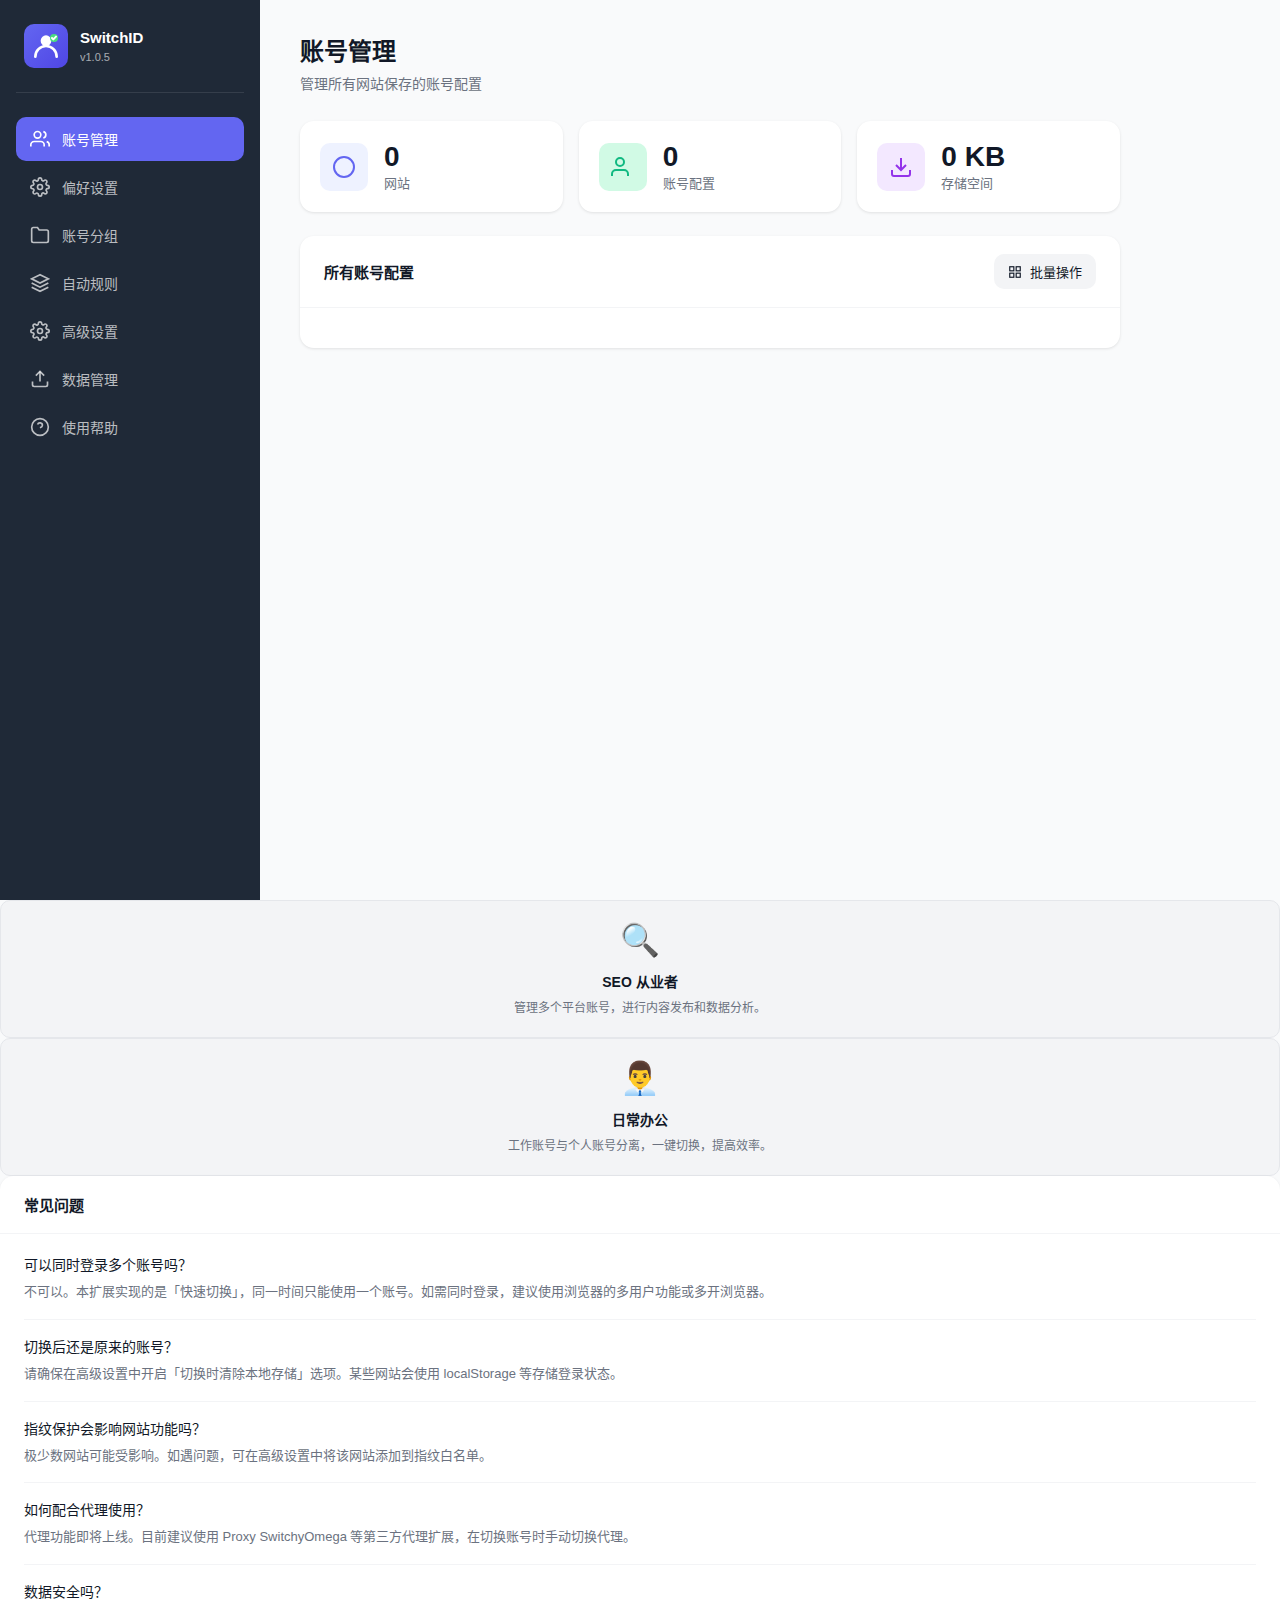
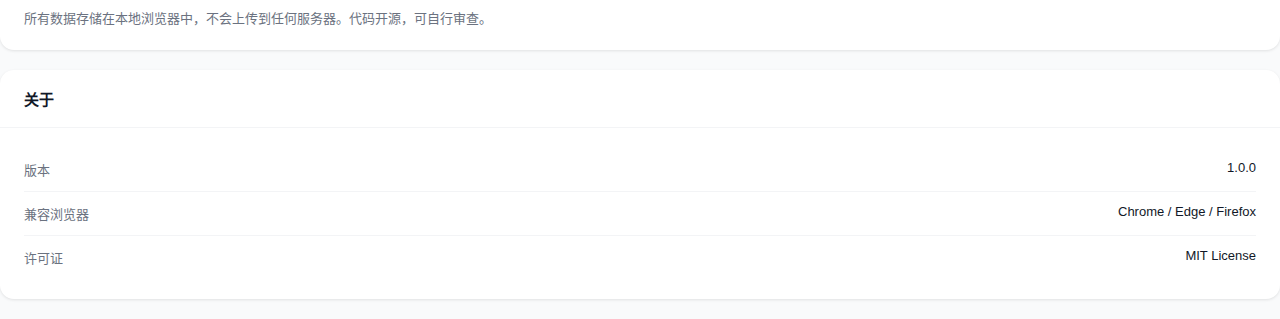
<file: src/options/index.html>
<!DOCTYPE html>
<html lang="zh-CN">
<head>
  <meta charset="UTF-8">
  <meta name="viewport" content="width=device-width, initial-scale=1.0">
  <title>SwitchID - 设置</title>
  <link rel="stylesheet" href="style.css">
</head>
<body>
  <div class="app">
    <!-- 侧边栏 -->
    <aside class="sidebar">
      <div class="sidebar-header">
        <div class="logo">
          <svg width="32" height="32" viewBox="0 0 24 24" fill="none">
            <circle cx="12" cy="8" r="4" fill="white"/>
            <path d="M4 20c0-4.4 3.6-8 8-8s8 3.6 8 8" stroke="white" stroke-width="2" stroke-linecap="round"/>
            <circle cx="18" cy="6" r="3" fill="#4ADE80"/>
            <path d="M16.5 6l1 1 2-2" stroke="white" stroke-width="1.5" stroke-linecap="round" stroke-linejoin="round"/>
          </svg>
        </div>
        <div class="logo-text">
          <h1>SwitchID</h1>
          <span class="version">v1.0.5</span>
        </div>
      </div>
      
      <nav class="sidebar-nav">
        <a href="#profiles" class="nav-item active" data-section="profiles">
          <svg width="20" height="20" viewBox="0 0 24 24" fill="none" stroke="currentColor" stroke-width="2">
            <path d="M17 21v-2a4 4 0 00-4-4H5a4 4 0 00-4 4v2"/>
            <circle cx="9" cy="7" r="4"/>
            <path d="M23 21v-2a4 4 0 00-3-3.87M16 3.13a4 4 0 010 7.75"/>
          </svg>
          <span>账号管理</span>
        </a>
        <a href="#settings" class="nav-item" data-section="settings">
          <svg width="20" height="20" viewBox="0 0 24 24" fill="none" stroke="currentColor" stroke-width="2">
            <circle cx="12" cy="12" r="3"/>
            <path d="M19.4 15a1.65 1.65 0 00.33 1.82l.06.06a2 2 0 010 2.83 2 2 0 01-2.83 0l-.06-.06a1.65 1.65 0 00-1.82-.33 1.65 1.65 0 00-1 1.51V21a2 2 0 01-2 2 2 2 0 01-2-2v-.09A1.65 1.65 0 009 19.4a1.65 1.65 0 00-1.82.33l-.06.06a2 2 0 01-2.83 0 2 2 0 010-2.83l.06-.06a1.65 1.65 0 00.33-1.82 1.65 1.65 0 00-1.51-1H3a2 2 0 01-2-2 2 2 0 012-2h.09A1.65 1.65 0 004.6 9a1.65 1.65 0 00-.33-1.82l-.06-.06a2 2 0 010-2.83 2 2 0 012.83 0l.06.06a1.65 1.65 0 001.82.33H9a1.65 1.65 0 001-1.51V3a2 2 0 012-2 2 2 0 012 2v.09a1.65 1.65 0 001 1.51 1.65 1.65 0 001.82-.33l.06-.06a2 2 0 012.83 0 2 2 0 010 2.83l-.06.06a1.65 1.65 0 00-.33 1.82V9a1.65 1.65 0 001.51 1H21a2 2 0 012 2 2 2 0 01-2 2h-.09a1.65 1.65 0 00-1.51 1z"/>
          </svg>
          <span>偏好设置</span>
        </a>
        <a href="#groups" class="nav-item" data-section="groups">
          <svg width="20" height="20" viewBox="0 0 24 24" fill="none" stroke="currentColor" stroke-width="2">
            <path d="M22 19a2 2 0 01-2 2H4a2 2 0 01-2-2V5a2 2 0 012-2h5l2 3h9a2 2 0 012 2z"/>
          </svg>
          <span>账号分组</span>
        </a>
        <a href="#rules" class="nav-item" data-section="rules">
          <svg width="20" height="20" viewBox="0 0 24 24" fill="none" stroke="currentColor" stroke-width="2">
            <path d="M12 2L2 7l10 5 10-5-10-5z"/>
            <path d="M2 17l10 5 10-5"/>
            <path d="M2 12l10 5 10-5"/>
          </svg>
          <span>自动规则</span>
        </a>
        <a href="#advanced" class="nav-item" data-section="advanced">
          <svg width="20" height="20" viewBox="0 0 24 24" fill="none" stroke="currentColor" stroke-width="2">
            <path d="M12 15a3 3 0 100-6 3 3 0 000 6z"/>
            <path d="M19.4 15a1.65 1.65 0 00.33 1.82l.06.06a2 2 0 010 2.83 2 2 0 01-2.83 0l-.06-.06a1.65 1.65 0 00-1.82-.33 1.65 1.65 0 00-1 1.51V21a2 2 0 01-2 2 2 2 0 01-2-2v-.09A1.65 1.65 0 009 19.4a1.65 1.65 0 00-1.82.33l-.06.06a2 2 0 01-2.83 0 2 2 0 010-2.83l.06-.06a1.65 1.65 0 00.33-1.82 1.65 1.65 0 00-1.51-1H3a2 2 0 01-2-2 2 2 0 012-2h.09A1.65 1.65 0 004.6 9a1.65 1.65 0 00-.33-1.82l-.06-.06a2 2 0 010-2.83 2 2 0 012.83 0l.06.06a1.65 1.65 0 001.82.33H9a1.65 1.65 0 001-1.51V3a2 2 0 012-2 2 2 0 012 2v.09a1.65 1.65 0 001 1.51 1.65 1.65 0 001.82-.33l.06-.06a2 2 0 012.83 0 2 2 0 010 2.83l-.06.06a1.65 1.65 0 00-.33 1.82V9a1.65 1.65 0 001.51 1H21a2 2 0 012 2 2 2 0 01-2 2h-.09a1.65 1.65 0 00-1.51 1z"/>
          </svg>
          <span>高级设置</span>
        </a>
        <a href="#data" class="nav-item" data-section="data">
          <svg width="20" height="20" viewBox="0 0 24 24" fill="none" stroke="currentColor" stroke-width="2">
            <path d="M21 15v4a2 2 0 01-2 2H5a2 2 0 01-2-2v-4"/>
            <polyline points="17,8 12,3 7,8"/>
            <line x1="12" y1="3" x2="12" y2="15"/>
          </svg>
          <span>数据管理</span>
        </a>
        <a href="#help" class="nav-item" data-section="help">
          <svg width="20" height="20" viewBox="0 0 24 24" fill="none" stroke="currentColor" stroke-width="2">
            <circle cx="12" cy="12" r="10"/>
            <path d="M9.09 9a3 3 0 015.83 1c0 2-3 3-3 3"/>
            <line x1="12" y1="17" x2="12.01" y2="17"/>
          </svg>
          <span>使用帮助</span>
        </a>
      </nav>
    </aside>

    <!-- 主内容 -->
    <main class="main">
      <!-- 账号管理 -->
      <section id="profiles" class="section active">
        <div class="section-header">
          <h2>账号管理</h2>
          <p>管理所有网站保存的账号配置</p>
        </div>
        
        <div class="stats-grid">
          <div class="stat-card">
            <div class="stat-icon blue">
              <svg width="24" height="24" viewBox="0 0 24 24" fill="none" stroke="currentColor" stroke-width="2">
                <circle cx="12" cy="12" r="10"/>
              </svg>
            </div>
            <div class="stat-info">
              <span class="stat-value" id="stat-domains">0</span>
              <span class="stat-label">网站</span>
            </div>
          </div>
          <div class="stat-card">
            <div class="stat-icon green">
              <svg width="24" height="24" viewBox="0 0 24 24" fill="none" stroke="currentColor" stroke-width="2">
                <path d="M17 21v-2a4 4 0 00-4-4H5a4 4 0 00-4 4v2"/>
                <circle cx="9" cy="7" r="4"/>
              </svg>
            </div>
            <div class="stat-info">
              <span class="stat-value" id="stat-profiles">0</span>
              <span class="stat-label">账号配置</span>
            </div>
          </div>
          <div class="stat-card">
            <div class="stat-icon purple">
              <svg width="24" height="24" viewBox="0 0 24 24" fill="none" stroke="currentColor" stroke-width="2">
                <path d="M21 15v4a2 2 0 01-2 2H5a2 2 0 01-2-2v-4"/>
                <polyline points="7,10 12,15 17,10"/>
                <line x1="12" y1="15" x2="12" y2="3"/>
              </svg>
            </div>
            <div class="stat-info">
              <span class="stat-value" id="stat-size">0 KB</span>
              <span class="stat-label">存储空间</span>
            </div>
          </div>
        </div>

        <div class="card">
          <div class="card-header">
            <h3>所有账号配置</h3>
            <div class="batch-actions" id="batch-actions" style="display: none;">
              <span id="selected-count">已选 0 个</span>
              <button id="btn-batch-delete" class="btn btn-danger btn-sm">
                <svg width="14" height="14" viewBox="0 0 24 24" fill="none" stroke="currentColor" stroke-width="2">
                  <path d="M3 6h18M19 6v14a2 2 0 01-2 2H7a2 2 0 01-2-2V6m3 0V4a2 2 0 012-2h4a2 2 0 012 2v2"/>
                </svg>
                批量删除
              </button>
              <button id="btn-cancel-select" class="btn btn-secondary btn-sm">取消</button>
            </div>
            <button id="btn-batch-mode" class="btn btn-secondary btn-sm">
              <svg width="14" height="14" viewBox="0 0 24 24" fill="none" stroke="currentColor" stroke-width="2">
                <rect x="3" y="3" width="7" height="7"/>
                <rect x="14" y="3" width="7" height="7"/>
                <rect x="14" y="14" width="7" height="7"/>
                <rect x="3" y="14" width="7" height="7"/>
              </svg>
              批量操作
            </button>
          </div>
          <div class="card-body">
            <div id="all-profiles" class="profiles-grid">
              <!-- 动态生成 -->
            </div>
            <div id="empty-profiles" class="empty-state" style="display: none;">
              <svg width="64" height="64" viewBox="0 0 24 24" fill="none" stroke="#D1D5DB" stroke-width="1.5">
                <path d="M17 21v-2a4 4 0 00-4-4H5a4 4 0 00-4 4v2"/>
                <circle cx="9" cy="7" r="4"/>
                <line x1="17" y1="11" x2="23" y2="11"/>
              </svg>
              <h4>还没有保存的账号</h4>
              <p>在网站上登录后，点击扩展图标保存账号</p>
            </div>
          </div>
        </div>
      </section>

      <!-- 偏好设置 -->
      <section id="settings" class="section">
        <div class="section-header">
          <h2 data-i18n="settings">偏好设置</h2>
          <p data-i18n="settings_desc">自定义扩展的外观和行为</p>
        </div>

        <div class="card">
          <div class="card-header">
            <h3 data-i18n="appearance">外观</h3>
          </div>
          <div class="card-body">
            <div class="setting-row">
              <div class="setting-info">
                <h4 data-i18n="theme">主题模式</h4>
                <p data-i18n="theme_desc">选择界面的颜色主题</p>
              </div>
              <div class="theme-switcher" id="theme-switcher">
                <button class="theme-option active" data-theme="light">
                  <svg width="20" height="20" viewBox="0 0 24 24" fill="none" stroke="currentColor" stroke-width="2">
                    <circle cx="12" cy="12" r="5"/>
                    <line x1="12" y1="1" x2="12" y2="3"/>
                    <line x1="12" y1="21" x2="12" y2="23"/>
                    <line x1="4.22" y1="4.22" x2="5.64" y2="5.64"/>
                    <line x1="18.36" y1="18.36" x2="19.78" y2="19.78"/>
                    <line x1="1" y1="12" x2="3" y2="12"/>
                    <line x1="21" y1="12" x2="23" y2="12"/>
                    <line x1="4.22" y1="19.78" x2="5.64" y2="18.36"/>
                    <line x1="18.36" y1="5.64" x2="19.78" y2="4.22"/>
                  </svg>
                  <span data-i18n="light">浅色</span>
                </button>
                <button class="theme-option" data-theme="dark">
                  <svg width="20" height="20" viewBox="0 0 24 24" fill="none" stroke="currentColor" stroke-width="2">
                    <path d="M21 12.79A9 9 0 1111.21 3 7 7 0 0021 12.79z"/>
                  </svg>
                  <span data-i18n="dark">深色</span>
                </button>
              </div>
            </div>
            
            <div class="setting-row">
              <div class="setting-info">
                <h4 data-i18n="language">语言</h4>
                <p data-i18n="language_desc">选择界面显示语言</p>
              </div>
              <select id="language-select" class="input" style="width: auto;">
                <option value="zh-CN">简体中文</option>
                <option value="zh-TW">繁體中文</option>
                <option value="en">English</option>
                <option value="ja">日本語</option>
                <option value="ko">한국어</option>
              </select>
            </div>
          </div>
        </div>

        <div class="card">
          <div class="card-header">
            <h3 data-i18n="shortcuts">快捷键</h3>
          </div>
          <div class="card-body">
            <div class="shortcut-row">
              <span class="shortcut-name" data-i18n="open_popup">打开扩展弹窗</span>
              <kbd class="shortcut-key">Alt + Shift + S</kbd>
            </div>
            <div class="shortcut-row">
              <span class="shortcut-name" data-i18n="quick_switch">快速切换账号 1~9</span>
              <kbd class="shortcut-key" data-i18n="press_1_9">弹窗中按 1~9</kbd>
            </div>
            <p class="shortcut-hint">
              <svg width="14" height="14" viewBox="0 0 24 24" fill="none" stroke="currentColor" stroke-width="2">
                <circle cx="12" cy="12" r="10"/>
                <line x1="12" y1="16" x2="12" y2="12"/>
                <line x1="12" y1="8" x2="12.01" y2="8"/>
              </svg>
              <span data-i18n="shortcut_hint">可在浏览器的扩展快捷键设置中自定义</span>
            </p>
          </div>
        </div>
      </section>

      <!-- 账号分组 -->
      <section id="groups" class="section">
        <div class="section-header">
          <h2>账号分组</h2>
          <p>将账号组织成分组，方便管理</p>
        </div>

        <div class="card">
          <div class="card-header">
            <h3>创建分组</h3>
            <button id="btn-add-group" class="btn btn-primary btn-sm">
              <svg width="14" height="14" viewBox="0 0 24 24" fill="none" stroke="currentColor" stroke-width="2">
                <line x1="12" y1="5" x2="12" y2="19"/>
                <line x1="5" y1="12" x2="19" y2="12"/>
              </svg>
              新建分组
            </button>
          </div>
          <div class="card-body">
            <div id="groups-list" class="groups-list">
              <!-- 动态生成 -->
            </div>
            <div id="empty-groups" class="empty-state" style="display: none;">
              <svg width="48" height="48" viewBox="0 0 24 24" fill="none" stroke="#D1D5DB" stroke-width="1.5">
                <path d="M22 19a2 2 0 01-2 2H4a2 2 0 01-2-2V5a2 2 0 012-2h5l2 3h9a2 2 0 012 2z"/>
              </svg>
              <h4>还没有分组</h4>
              <p>创建分组来组织你的账号，如「工作」「个人」「社交媒体」</p>
            </div>
          </div>
        </div>

        <div class="card">
          <div class="card-header">
            <h3>使用说明</h3>
          </div>
          <div class="card-body">
            <p class="help-text">分组可以帮助你更好地组织账号。例如：</p>
            <ul class="help-list">
              <li>「工作」- 公司邮箱、企业微信、钉钉等</li>
              <li>「个人」- 个人邮箱、社交账号等</li>
              <li>「购物」- 淘宝、京东、拼多多等</li>
            </ul>
          </div>
        </div>
      </section>

      <!-- 自动规则 -->
      <section id="rules" class="section">
        <div class="section-header">
          <h2>自动规则</h2>
          <p>为特定网站自动使用指定账号</p>
        </div>

        <div class="card">
          <div class="card-header">
            <h3>规则列表</h3>
            <button id="btn-add-rule" class="btn btn-primary btn-sm">
              <svg width="14" height="14" viewBox="0 0 24 24" fill="none" stroke="currentColor" stroke-width="2">
                <line x1="12" y1="5" x2="12" y2="19"/>
                <line x1="5" y1="12" x2="19" y2="12"/>
              </svg>
              添加规则
            </button>
          </div>
          <div class="card-body">
            <div id="rules-list" class="rules-list">
              <!-- 动态生成 -->
            </div>
            <div id="empty-rules" class="empty-state" style="display: none;">
              <svg width="48" height="48" viewBox="0 0 24 24" fill="none" stroke="#D1D5DB" stroke-width="1.5">
                <path d="M12 2L2 7l10 5 10-5-10-5z"/>
                <path d="M2 17l10 5 10-5"/>
                <path d="M2 12l10 5 10-5"/>
              </svg>
              <h4>还没有自动规则</h4>
              <p>添加规则后，访问指定网站时会自动切换到对应账号</p>
            </div>
          </div>
        </div>

        <div class="card">
          <div class="card-header">
            <h3>使用说明</h3>
          </div>
          <div class="card-body">
            <p class="help-text">自动规则可以让你在访问特定网站时自动切换账号。例如：</p>
            <ul class="help-list">
              <li>访问 mail.company.com 时自动切换到「工作邮箱」</li>
              <li>访问 github.com 时自动切换到「工作 GitHub」</li>
              <li>支持通配符匹配，如 *.example.com</li>
            </ul>
          </div>
        </div>
      </section>

      <!-- 高级设置 -->
      <section id="advanced" class="section">
        <div class="section-header">
          <h2>高级设置</h2>
          <p>代理、User-Agent 等高级功能配置</p>
        </div>

        <div class="card">
          <div class="card-header">
            <h3>🌐 代理设置</h3>
          </div>
          <div class="card-body">
            <p class="help-text">为每个账号配置独立的代理服务器，切换账号时自动切换代理。</p>
            
            <div class="setting-row">
              <div class="setting-info">
                <h4>启用代理切换</h4>
                <p>切换账号时自动应用对应的代理设置</p>
              </div>
              <label class="toggle">
                <input type="checkbox" id="proxy-enabled">
                <span class="toggle-slider"></span>
              </label>
            </div>
            
            <div id="proxy-settings" class="proxy-settings" style="display: none;">
              <div class="form-group">
                <label>代理类型</label>
                <select id="proxy-scheme" class="input" style="width: auto;">
                  <option value="http">HTTP</option>
                  <option value="https">HTTPS</option>
                  <option value="socks4">SOCKS4</option>
                  <option value="socks5">SOCKS5</option>
                </select>
              </div>
              
              <div class="form-row">
                <div class="form-group" style="flex: 2;">
                  <label>代理服务器地址</label>
                  <input type="text" id="proxy-host" class="input" placeholder="如：127.0.0.1 或 proxy.example.com" />
                </div>
                <div class="form-group" style="flex: 1;">
                  <label>端口</label>
                  <input type="number" id="proxy-port" class="input" placeholder="8080" />
                </div>
              </div>
              
              <div class="form-group">
                <label>绕过代理的地址（每行一个）</label>
                <textarea id="proxy-bypass" class="input" rows="2" placeholder="localhost&#10;127.0.0.1&#10;*.local"></textarea>
              </div>
              
              <button id="btn-apply-proxy" class="btn btn-primary btn-sm" style="margin-top: 8px;">
                <svg width="14" height="14" viewBox="0 0 24 24" fill="none" stroke="currentColor" stroke-width="2">
                  <polyline points="20,6 9,17 4,12"/>
                </svg>
                应用代理设置
              </button>
            </div>
            
            <div class="warning-box">
              <svg width="16" height="16" viewBox="0 0 24 24" fill="none" stroke="currentColor" stroke-width="2">
                <circle cx="12" cy="12" r="10"/>
                <line x1="12" y1="8" x2="12" y2="12"/>
                <line x1="12" y1="16" x2="12.01" y2="16"/>
              </svg>
              <span>注意：代理功能需要 proxy 权限，上架版本暂未启用。开发测试时可手动添加权限。</span>
            </div>
          </div>
        </div>

        <div class="card">
          <div class="card-header">
            <h3>🎭 User-Agent 伪装</h3>
          </div>
          <div class="card-body">
            <p class="help-text">为每个账号配置独立的 User-Agent，模拟不同的浏览器/设备。</p>
            
            <div class="setting-row">
              <div class="setting-info">
                <h4>启用 UA 伪装</h4>
                <p>切换账号时自动修改 User-Agent</p>
              </div>
              <label class="toggle">
                <input type="checkbox" id="ua-enabled">
                <span class="toggle-slider"></span>
              </label>
            </div>
            
            <div id="ua-settings" class="ua-settings" style="display: none;">
              <div class="ua-presets">
                <h4>预设 User-Agent</h4>
                <div class="ua-preset-list">
                  <button class="ua-preset" data-ua="chrome-win">Chrome Windows</button>
                  <button class="ua-preset" data-ua="chrome-mac">Chrome macOS</button>
                  <button class="ua-preset" data-ua="firefox-win">Firefox Windows</button>
                  <button class="ua-preset" data-ua="safari-mac">Safari macOS</button>
                  <button class="ua-preset" data-ua="edge-win">Edge Windows</button>
                  <button class="ua-preset" data-ua="mobile-android">Android Chrome</button>
                  <button class="ua-preset" data-ua="mobile-ios">iOS Safari</button>
                </div>
              </div>
              
              <div class="form-group">
                <label>自定义 User-Agent</label>
                <textarea id="custom-ua" class="input" rows="2" placeholder="输入自定义 User-Agent 字符串..."></textarea>
              </div>
            </div>
          </div>
        </div>

        <div class="card">
          <div class="card-header">
            <h3>🔄 账号维护</h3>
          </div>
          <div class="card-body">
            <p class="help-text">自动维护账号 Cookie 的有效性。</p>
            
            <div class="setting-row">
              <div class="setting-info">
                <h4>自动刷新快过期账号</h4>
                <p>当前登录账号的 Cookie 快过期时自动刷新（7天内）</p>
              </div>
              <label class="toggle">
                <input type="checkbox" id="auto-refresh-expiring">
                <span class="toggle-slider"></span>
              </label>
            </div>
            
            <div class="warning-box" style="margin-top: 12px;">
              <svg width="16" height="16" viewBox="0 0 24 24" fill="none" stroke="currentColor" stroke-width="2">
                <circle cx="12" cy="12" r="10"/>
                <line x1="12" y1="8" x2="12" y2="12"/>
                <line x1="12" y1="16" x2="12.01" y2="16"/>
              </svg>
              <span>仅对当前激活的账号生效，需要保持浏览器运行。</span>
            </div>
          </div>
        </div>

        <div class="card">
          <div class="card-header">
            <h3>🛡️ 指纹保护设置</h3>
          </div>
          <div class="card-body">
            <p class="help-text">配置浏览器指纹保护功能，防止网站追踪。</p>
            
            <div class="setting-row">
              <div class="setting-info">
                <h4>启用指纹保护</h4>
                <p>伪装 Canvas、WebGL、Audio 等浏览器指纹</p>
              </div>
              <label class="toggle">
                <input type="checkbox" id="fingerprint-enabled" checked>
                <span class="toggle-slider"></span>
              </label>
            </div>
            
            <div id="fingerprint-options" style="margin-top: 16px;">
              <div class="fp-group">
                <h4 style="margin-bottom: 8px; font-size: 13px; color: #10B981;">
                  🔒 强指纹（高度唯一，建议保护）
                </h4>
                <p class="help-text" style="margin-bottom: 10px; font-size: 12px;">修改这些指纹可显著提升隐私保护，打断追踪链</p>
                <div class="fingerprint-items">
                  <label class="checkbox-item">
                    <input type="checkbox" id="fp-canvas" checked>
                    <span>Canvas 指纹</span>
                  </label>
                  <label class="checkbox-item">
                    <input type="checkbox" id="fp-webgl" checked>
                    <span>WebGL 指纹</span>
                  </label>
                  <label class="checkbox-item">
                    <input type="checkbox" id="fp-audio" checked>
                    <span>Audio 指纹</span>
                  </label>
                  <label class="checkbox-item">
                    <input type="checkbox" id="fp-font" checked>
                    <span>字体指纹</span>
                  </label>
                </div>
              </div>
              
              <div class="fp-group" style="margin-top: 16px;">
                <h4 style="margin-bottom: 8px; font-size: 13px; color: #6B7280;">
                  📋 弱指纹（识别力较低，按需选择）
                </h4>
                <p class="help-text" style="margin-bottom: 10px; font-size: 12px;">多数情况下无需修改，过度伪装可能影响网页功能</p>
                <div class="fingerprint-items">
                  <label class="checkbox-item">
                    <input type="checkbox" id="fp-domrect">
                    <span>DOMRect 指纹</span>
                  </label>
                  <label class="checkbox-item">
                    <input type="checkbox" id="fp-webgpu">
                    <span>WebGPU 指纹</span>
                  </label>
                  <label class="checkbox-item">
                    <input type="checkbox" id="fp-timezone">
                    <span>时区伪装</span>
                  </label>
                  <label class="checkbox-item">
                    <input type="checkbox" id="fp-webrtc">
                    <span>禁用 WebRTC</span>
                  </label>
                </div>
              </div>
            </div>
            
            <div class="warning-box" style="margin-top: 12px;">
              <svg width="16" height="16" viewBox="0 0 24 24" fill="none" stroke="currentColor" stroke-width="2">
                <circle cx="12" cy="12" r="10"/>
                <line x1="12" y1="8" x2="12" y2="12"/>
                <line x1="12" y1="16" x2="12.01" y2="16"/>
              </svg>
              <span>指纹保护可能影响某些网站功能，如遇问题请将网站加入白名单。</span>
            </div>
          </div>
        </div>

        <div class="card">
          <div class="card-header">
            <h3>📋 指纹白名单</h3>
            <button id="btn-add-whitelist" class="btn btn-primary btn-sm">
              <svg width="14" height="14" viewBox="0 0 24 24" fill="none" stroke="currentColor" stroke-width="2">
                <line x1="12" y1="5" x2="12" y2="19"/>
                <line x1="5" y1="12" x2="19" y2="12"/>
              </svg>
              添加网站
            </button>
          </div>
          <div class="card-body">
            <p class="help-text">白名单中的网站将不会应用指纹保护，支持子域名匹配（如 example.com 匹配 *.example.com）。</p>
            
            <div id="whitelist-container" style="margin-top: 12px;">
              <div id="whitelist-list" class="whitelist-list">
                <!-- 动态生成 -->
              </div>
              <div id="empty-whitelist" class="empty-state-small">
                <p>白名单为空，所有网站都会应用指纹保护</p>
              </div>
            </div>
            
            <div class="preset-whitelist" style="margin-top: 16px;">
              <h4 style="margin-bottom: 8px; font-size: 13px; color: #6B7280;">常用网站快速添加</h4>
              <div class="preset-buttons">
                <button class="btn btn-secondary btn-xs preset-btn" data-domain="paypal.com">PayPal</button>
                <button class="btn btn-secondary btn-xs preset-btn" data-domain="alipay.com">支付宝</button>
                <button class="btn btn-secondary btn-xs preset-btn" data-domain="bank">银行网站</button>
                <button class="btn btn-secondary btn-xs preset-btn" data-domain="google.com">Google</button>
                <button class="btn btn-secondary btn-xs preset-btn" data-domain="github.com">GitHub</button>
              </div>
            </div>
          </div>
        </div>

        <div class="card">
          <div class="card-header">
            <h3>📑 标签页管理</h3>
          </div>
          <div class="card-body">
            <p class="help-text">查看和管理当前打开的标签页。</p>
            
            <div class="setting-row">
              <div class="setting-info">
                <h4>切换后自动刷新</h4>
                <p>切换账号后自动刷新当前标签页</p>
              </div>
              <label class="toggle">
                <input type="checkbox" id="auto-refresh" checked>
                <span class="toggle-slider"></span>
              </label>
            </div>
            
            <div class="setting-row">
              <div class="setting-info">
                <h4>切换后关闭相关标签</h4>
                <p>切换账号后关闭该网站的其他标签页</p>
              </div>
              <label class="toggle">
                <input type="checkbox" id="close-related-tabs">
                <span class="toggle-slider"></span>
              </label>
            </div>
            
            <div class="setting-row">
              <div class="setting-info">
                <h4>切换时清除本地存储</h4>
                <p>清除 localStorage、IndexedDB 等，防止账号关联（推荐开启）</p>
              </div>
              <label class="toggle">
                <input type="checkbox" id="clear-storage-on-switch" checked>
                <span class="toggle-slider"></span>
              </label>
            </div>
            
            <div class="tabs-overview">
              <h4>当前标签页概览</h4>
              <div id="tabs-list" class="tabs-list">
                <p class="loading-text">加载中...</p>
              </div>
              <button id="btn-refresh-tabs" class="btn btn-secondary btn-sm" style="margin-top: 12px;">
                <svg width="14" height="14" viewBox="0 0 24 24" fill="none" stroke="currentColor" stroke-width="2">
                  <path d="M23 4v6h-6M1 20v-6h6"/>
                  <path d="M3.51 9a9 9 0 0114.85-3.36L23 10M1 14l4.64 4.36A9 9 0 0020.49 15"/>
                </svg>
                刷新列表
              </button>
            </div>
          </div>
        </div>
      </section>

      <!-- 数据管理 -->
      <section id="data" class="section">
        <div class="section-header">
          <h2>数据管理</h2>
          <p>导入、导出或清除数据</p>
        </div>

        <div class="card">
          <div class="card-header">
            <h3>备份与恢复</h3>
          </div>
          <div class="card-body">
            <div class="action-row">
              <div class="action-info">
                <h4>导出数据</h4>
                <p>将所有账号配置导出为 JSON 文件</p>
              </div>
              <button id="btn-export" class="btn btn-secondary">
                <svg width="16" height="16" viewBox="0 0 24 24" fill="none" stroke="currentColor" stroke-width="2">
                  <path d="M21 15v4a2 2 0 01-2 2H5a2 2 0 01-2-2v-4"/>
                  <polyline points="17,8 12,3 7,8"/>
                  <line x1="12" y1="3" x2="12" y2="15"/>
                </svg>
                导出
              </button>
            </div>
            <div class="action-row">
              <div class="action-info">
                <h4>导入数据</h4>
                <p>从备份文件恢复账号配置</p>
              </div>
              <button id="btn-import" class="btn btn-secondary">
                <svg width="16" height="16" viewBox="0 0 24 24" fill="none" stroke="currentColor" stroke-width="2">
                  <path d="M21 15v4a2 2 0 01-2 2H5a2 2 0 01-2-2v-4"/>
                  <polyline points="7,10 12,15 17,10"/>
                  <line x1="12" y1="15" x2="12" y2="3"/>
                </svg>
                导入
              </button>
            </div>
          </div>
        </div>

        <div class="card danger">
          <div class="card-header">
            <h3>⚠️ 危险操作</h3>
          </div>
          <div class="card-body">
            <div class="action-row">
              <div class="action-info">
                <h4>清除所有数据</h4>
                <p>删除所有保存的账号配置，此操作无法撤销</p>
              </div>
              <button id="btn-clear-all" class="btn btn-danger">
                <svg width="16" height="16" viewBox="0 0 24 24" fill="none" stroke="currentColor" stroke-width="2">
                  <path d="M3 6h18M19 6v14a2 2 0 01-2 2H7a2 2 0 01-2-2V6m3 0V4a2 2 0 012-2h4a2 2 0 012 2v2"/>
                </svg>
                清除全部
              </button>
            </div>
          </div>
        </div>
      </section>

      <!-- 使用帮助 -->
      <section id="help" class="section">
        <div class="section-header">
          <h2>📖 使用帮助与风险提示</h2>
          <p>了解 SwitchID 隐私保护和账户管理工具的正确使用方法</p>
        </div>

        <!-- 产品定位说明 -->
        <div class="card highlight-card">
          <div class="card-header">
            <h3>🔒 产品定位</h3>
          </div>
          <div class="card-body">
            <p><strong>SwitchID 是一个隐私保护和本地账户管理工具</strong>，专注于：</p>
            <div class="feature-grid">
              <div class="feature-item">
                <span class="feature-icon">🛡️</span>
                <div>
                  <h4>隐私保护</h4>
                  <p>防止浏览器指纹追踪，保护用户隐私不被恶意网站收集</p>
                </div>
              </div>
              <div class="feature-item">
                <span class="feature-icon">📁</span>
                <div>
                  <h4>本地账户管理</h4>
                  <p>在本地设备上管理多个账户的登录状态，便于快速切换</p>
                </div>
              </div>
              <div class="feature-item">
                <span class="feature-icon">🔐</span>
                <div>
                  <h4>数据安全</h4>
                  <p>所有数据仅存储在用户本地设备，不涉及任何服务器通信</p>
                </div>
              </div>
            </div>
            <div class="warning-box" style="margin-top: 16px;">
              <svg width="16" height="16" viewBox="0 0 24 24" fill="none" stroke="currentColor" stroke-width="2">
                <path d="M10.29 3.86L1.82 18a2 2 0 001.71 3h16.94a2 2 0 001.71-3L13.71 3.86a2 2 0 00-3.42 0z"/>
                <line x1="12" y1="9" x2="12" y2="13"/>
                <line x1="12" y1="17" x2="12.01" y2="17"/>
              </svg>
              <span><strong>重要声明：</strong>我们仅提供技术功能，用户需自行确保使用符合相关法律法规和网站服务条款。</span>
            </div>
          </div>
        </div>

        <!-- 重要风险提示 -->
        <div class="card warning-card">
          <div class="card-header">
            <h3>⚠️ 重要风险提示</h3>
          </div>
          <div class="card-body">
            <div class="risk-grid">
              <div class="risk-item high-risk">
                <div class="risk-level">🚨 高风险</div>
                <h4>法律合规风险</h4>
                <ul>
                  <li>不同网站对多账户使用有不同政策</li>
                  <li>某些网站明确禁止使用自动化工具</li>
                  <li>违反服务条款可能导致账户封禁</li>
                  <li>用户需自行遵守网站服务条款</li>
                </ul>
              </div>
              <div class="risk-item medium-risk">
                <div class="risk-level">⚠️ 中风险</div>
                <h4>账户安全风险</h4>
                <ul>
                  <li>频繁切换可能触发安全检查</li>
                  <li>异常行为可能导致账户限制</li>
                  <li>指纹伪装可能被检测并阻止</li>
                  <li>建议保持合理的使用频率</li>
                </ul>
              </div>
            </div>
            <div class="risk-actions">
              <button class="btn btn-primary" onclick="window.open('https://github.com/quantrader-ops/SwitchID/blob/main/RISK_WARNINGS.md')">
                查看详细风险提示
              </button>
              <button class="btn btn-secondary" onclick="window.open('https://github.com/quantrader-ops/SwitchID/blob/main/USER_GUIDE.md')">
                阅读完整使用指南
              </button>
            </div>
          </div>
        </div>

        <!-- 使用步骤 -->
        <div class="help-grid">
          <div class="help-card">
            <div class="help-step">1</div>
            <h4>保存账户状态</h4>
            <p>在网站上正常登录您的账户后，点击扩展图标，输入账户名称并保存。登录状态会被安全存储在本地。</p>
            <div class="help-note">⚠️ 仅保存您合法拥有的账户</div>
          </div>
          <div class="help-card">
            <div class="help-step">2</div>
            <h4>切换账户</h4>
            <p>点击扩展图标，在列表中选择要切换的账户，点击「切换」按钮，页面会自动刷新完成切换。</p>
            <div class="help-note">💡 切换过程中请勿关闭浏览器</div>
          </div>
          <div class="help-card">
            <div class="help-step">3</div>
            <h4>添加新账户</h4>
            <p>点击「退出登录」清除当前状态，然后登录新账户并保存为新的配置。</p>
            <div class="help-note">🔒 确保在完全登录状态下保存</div>
          </div>
          <div class="help-card">
            <div class="help-step">4</div>
            <h4>数据安全</h4>
            <p>所有数据存储在本地浏览器中，不会上传到任何服务器。建议定期导出备份重要数据。</p>
            <div class="help-note">📤 定期备份，防止数据丢失</div>
          </div>
        </div>

        <!-- 隐私保护功能说明 -->
        <div class="card">
          <div class="card-header">
            <h3>🛡️ 隐私保护功能</h3>
          </div>
          <div class="card-body">
            <p class="help-text" style="margin-bottom: 16px;">
              本工具提供多种隐私保护功能，防止恶意网站追踪用户设备特征：
            </p>
            
            <div class="best-practice-grid">
              <div class="practice-item">
                <div class="practice-icon enabled">✅</div>
                <div class="practice-content">
                  <h4>浏览器指纹伪装</h4>
                  <p>Canvas、WebGL、Audio 等指纹防护，每个账户独立指纹，防止追踪关联。</p>
                  <span class="practice-status">隐私保护功能</span>
                </div>
              </div>
              
              <div class="practice-item">
                <div class="practice-icon enabled">✅</div>
                <div class="practice-content">
                  <h4>User-Agent 管理</h4>
                  <p>保护浏览器身份信息，支持预设和自定义 UA，防止身份识别。</p>
                  <span class="practice-status">隐私保护功能</span>
                </div>
              </div>
              
              <div class="practice-item">
                <div class="practice-icon enabled">✅</div>
                <div class="practice-content">
                  <h4>存储隔离</h4>
                  <p>为不同账户提供独立的 localStorage、sessionStorage 环境。</p>
                  <span class="practice-status">账户管理功能</span>
                </div>
              </div>
              
              <div class="practice-item">
                <div class="practice-icon manual">⚠️</div>
                <div class="practice-content">
                  <h4>网络代理支持</h4>
                  <p>支持 HTTP/HTTPS/SOCKS5 代理，增强网络隐私保护。</p>
                  <span class="practice-status">需手动配置</span>
                </div>
              </div>
            </div>
            
            <div class="info-box" style="margin-top: 16px;">
              <svg width="16" height="16" viewBox="0 0 24 24" fill="none" stroke="currentColor" stroke-width="2">
                <circle cx="12" cy="12" r="10"/>
                <path d="M12 16v-4"/>
                <path d="M12 8h.01"/>
              </svg>
              <span><strong>使用目的：</strong>这些功能仅用于合法的隐私保护，防止恶意追踪和数据收集。过度伪装可能影响网站正常功能。</span>
            </div>
          </div>
        </div>

        <!-- 使用建议 -->
        <div class="card">
          <div class="card-header">
            <h3>📋 安全使用建议</h3>
          </div>
          <div class="card-body">
            <div class="scenario-grid">
              <div class="scenario-item safe">
                <span class="scenario-icon">✅</span>
                <h4>推荐使用场景</h4>
                <ul>
                  <li>管理个人拥有的多个合法账户</li>
                  <li>工作环境中的业务账户管理</li>
                  <li>软件测试和开发用途</li>
                  <li>学术研究和教育用途</li>
                </ul>
              </div>
              <div class="scenario-item warning">
                <span class="scenario-icon">⚠️</span>
                <h4>使用注意事项</h4>
                <ul>
                  <li>使用前了解网站服务条款</li>
                  <li>保持合理的使用频率</li>
                  <li>定期备份重要账户数据</li>
                  <li>及时关注账户状态变化</li>
                </ul>
              </div>
              <div class="scenario-item danger">
                <span class="scenario-icon">❌</span>
                <h4>严禁使用场景</h4>
                <ul>
                  <li>违反网站服务条款的行为</li>
                  <li>欺诈、滥用或恶意活动</li>
                  <li>侵犯他人权益的行为</li>
                  <li>任何违法违规活动</li>
                </ul>
              </div>
            </div>
          </div>
        </div>

        <!-- 技术原理说明 -->
        <div class="card">
          <div class="card-header">
            <h3>🔧 技术原理</h3>
          </div>
          <div class="card-body">
            <div class="tech-grid">
              <div class="tech-item">
                <h4>🔒 隐私保护原理</h4>
                <p>通过 Hook 浏览器 API，为每个账户生成独立的设备指纹，防止网站通过指纹技术追踪用户。</p>
              </div>
              <div class="tech-item">
                <h4>📁 账户管理原理</h4>
                <p>使用浏览器标准 API 读取和设置 Cookie、localStorage 等数据，实现账户状态的保存和恢复。</p>
              </div>
              <div class="tech-item">
                <h4>🔐 数据安全保障</h4>
                <p>所有数据使用 Chrome Storage API 存储在本地，不进行任何网络通信，用户拥有完全控制权。</p>
              </div>
            </div>
          </div>
        </div>

        <!-- 相关资源 -->
        <div class="card">
          <div class="card-header">
            <h3>📚 相关资源</h3>
          </div>
          <div class="card-body">
            <div class="resource-grid">
              <a href="https://github.com/quantrader-ops/SwitchID/blob/main/USER_GUIDE.md" target="_blank" class="resource-link">
                <div class="resource-icon">📖</div>
                <div>
                  <h4>详细使用指南</h4>
                  <p>完整的使用教程和风险说明</p>
                </div>
              </a>
              <a href="https://github.com/quantrader-ops/SwitchID/blob/main/RISK_WARNINGS.md" target="_blank" class="resource-link">
                <div class="resource-icon">⚠️</div>
                <div>
                  <h4>风险提示文档</h4>
                  <p>详细的风险评估和缓解建议</p>
                </div>
              </a>
              <a href="https://github.com/quantrader-ops/SwitchID/blob/main/TERMS_OF_USE.md" target="_blank" class="resource-link">
                <div class="resource-icon">⚖️</div>
                <div>
                  <h4>使用条款</h4>
                  <p>详细的使用条款和责任声明</p>
                </div>
              </a>
              <a href="https://github.com/quantrader-ops/SwitchID" target="_blank" class="resource-link">
                <div class="resource-icon">🔗</div>
                <div>
                  <h4>项目主页</h4>
                  <p>GitHub 开源项目和技术支持</p>
                </div>
              </a>
            </div>
          </div>
        </div>
      </section>
              </div>
              <div class="scenario-item">
                <span class="scenario-icon">🔍</span>
                <h4>SEO 从业者</h4>
                <p>管理多个平台账号，进行内容发布和数据分析。</p>
              </div>
              <div class="scenario-item">
                <span class="scenario-icon">👨‍💼</span>
                <h4>日常办公</h4>
                <p>工作账号与个人账号分离，一键切换，提高效率。</p>
              </div>
            </div>
          </div>
        </div>

        <div class="card">
          <div class="card-header">
            <h3>常见问题</h3>
          </div>
          <div class="card-body">
            <div class="faq-item">
              <h4>可以同时登录多个账号吗？</h4>
              <p>不可以。本扩展实现的是「快速切换」，同一时间只能使用一个账号。如需同时登录，建议使用浏览器的多用户功能或多开浏览器。</p>
            </div>
            <div class="faq-item">
              <h4>切换后还是原来的账号？</h4>
              <p>请确保在高级设置中开启「切换时清除本地存储」选项。某些网站会使用 localStorage 等存储登录状态。</p>
            </div>
            <div class="faq-item">
              <h4>指纹保护会影响网站功能吗？</h4>
              <p>极少数网站可能受影响。如遇问题，可在高级设置中将该网站添加到指纹白名单。</p>
            </div>
            <div class="faq-item">
              <h4>如何配合代理使用？</h4>
              <p>代理功能即将上线。目前建议使用 Proxy SwitchyOmega 等第三方代理扩展，在切换账号时手动切换代理。</p>
            </div>
            <div class="faq-item">
              <h4>数据安全吗？</h4>
              <p>所有数据存储在本地浏览器中，不会上传到任何服务器。代码开源，可自行审查。</p>
            </div>
          </div>
        </div>

        <div class="card">
          <div class="card-header">
            <h3>关于</h3>
          </div>
          <div class="card-body">
            <div class="about-row">
              <span>版本</span>
              <span>1.0.0</span>
            </div>
            <div class="about-row">
              <span>兼容浏览器</span>
              <span>Chrome / Edge / Firefox</span>
            </div>
            <div class="about-row">
              <span>许可证</span>
              <span>MIT License</span>
            </div>
          </div>
        </div>
      </section>
    </main>
  </div>

  <!-- Toast -->
  <div id="toast" class="toast">
    <span id="toast-message"></span>
  </div>

  <!-- 确认对话框 -->
  <div id="confirm-modal" class="modal" style="display: none;">
    <div class="modal-backdrop"></div>
    <div class="modal-content">
      <div class="modal-icon">⚠️</div>
      <h3 id="confirm-title">确认操作</h3>
      <p id="confirm-message">确定要执行此操作吗？</p>
      <div class="modal-actions">
        <button id="confirm-cancel" class="btn btn-secondary">取消</button>
        <button id="confirm-ok" class="btn btn-danger">确定</button>
      </div>
    </div>
  </div>

  <!-- 分组编辑对话框 -->
  <div id="group-modal" class="modal" style="display: none;">
    <div class="modal-backdrop"></div>
    <div class="modal-content modal-form">
      <h3 id="group-modal-title">新建分组</h3>
      <div class="form-group">
        <label>分组名称</label>
        <input type="text" id="group-name-input" class="input" placeholder="如：工作、个人、购物" maxlength="20" />
      </div>
      <div class="form-group">
        <label>颜色标识</label>
        <div class="colors" id="group-color-picker">
          <button class="color-btn active" data-color="#4285F4" style="background:#4285F4"></button>
          <button class="color-btn" data-color="#34A853" style="background:#34A853"></button>
          <button class="color-btn" data-color="#FBBC05" style="background:#FBBC05"></button>
          <button class="color-btn" data-color="#EA4335" style="background:#EA4335"></button>
          <button class="color-btn" data-color="#9333EA" style="background:#9333EA"></button>
          <button class="color-btn" data-color="#EC4899" style="background:#EC4899"></button>
          <button class="color-btn" data-color="#14B8A6" style="background:#14B8A6"></button>
          <button class="color-btn" data-color="#6B7280" style="background:#6B7280"></button>
        </div>
      </div>
      <div class="modal-actions">
        <button id="group-cancel" class="btn btn-secondary">取消</button>
        <button id="group-save" class="btn btn-primary">保存</button>
      </div>
    </div>
  </div>

  <!-- 规则编辑对话框 -->
  <div id="rule-modal" class="modal" style="display: none;">
    <div class="modal-backdrop"></div>
    <div class="modal-content modal-form">
      <h3 id="rule-modal-title">添加规则</h3>
      <div class="form-group">
        <label>URL 匹配模式</label>
        <input type="text" id="rule-pattern-input" class="input" placeholder="如：*.example.com 或 mail.google.com" />
        <span class="input-hint">支持 * 通配符</span>
      </div>
      <div class="form-group">
        <label>选择网站</label>
        <select id="rule-domain-select" class="input">
          <option value="">-- 选择网站 --</option>
        </select>
      </div>
      <div class="form-group">
        <label>选择账号</label>
        <select id="rule-profile-select" class="input">
          <option value="">-- 先选择网站 --</option>
        </select>
      </div>
      <div class="modal-actions">
        <button id="rule-cancel" class="btn btn-secondary">取消</button>
        <button id="rule-save" class="btn btn-primary">保存</button>
      </div>
    </div>
  </div>

  <!-- 白名单编辑对话框 -->
  <div id="whitelist-modal" class="modal" style="display: none;">
    <div class="modal-backdrop"></div>
    <div class="modal-content modal-form">
      <h3>添加白名单</h3>
      <div class="form-group">
        <label>域名</label>
        <input type="text" id="whitelist-domain-input" class="input" placeholder="如：example.com 或 *.bank.com" />
        <span class="input-hint">支持子域名匹配，如 example.com 会匹配 www.example.com、api.example.com 等</span>
      </div>
      <div class="modal-actions">
        <button id="whitelist-cancel" class="btn btn-secondary">取消</button>
        <button id="whitelist-save" class="btn btn-primary">添加</button>
      </div>
    </div>
  </div>

  <!-- 隐藏的文件输入 -->
  <input type="file" id="file-input" accept=".json" style="display: none;">

  <script src="index.js"></script>
</body>
</html>
</file>
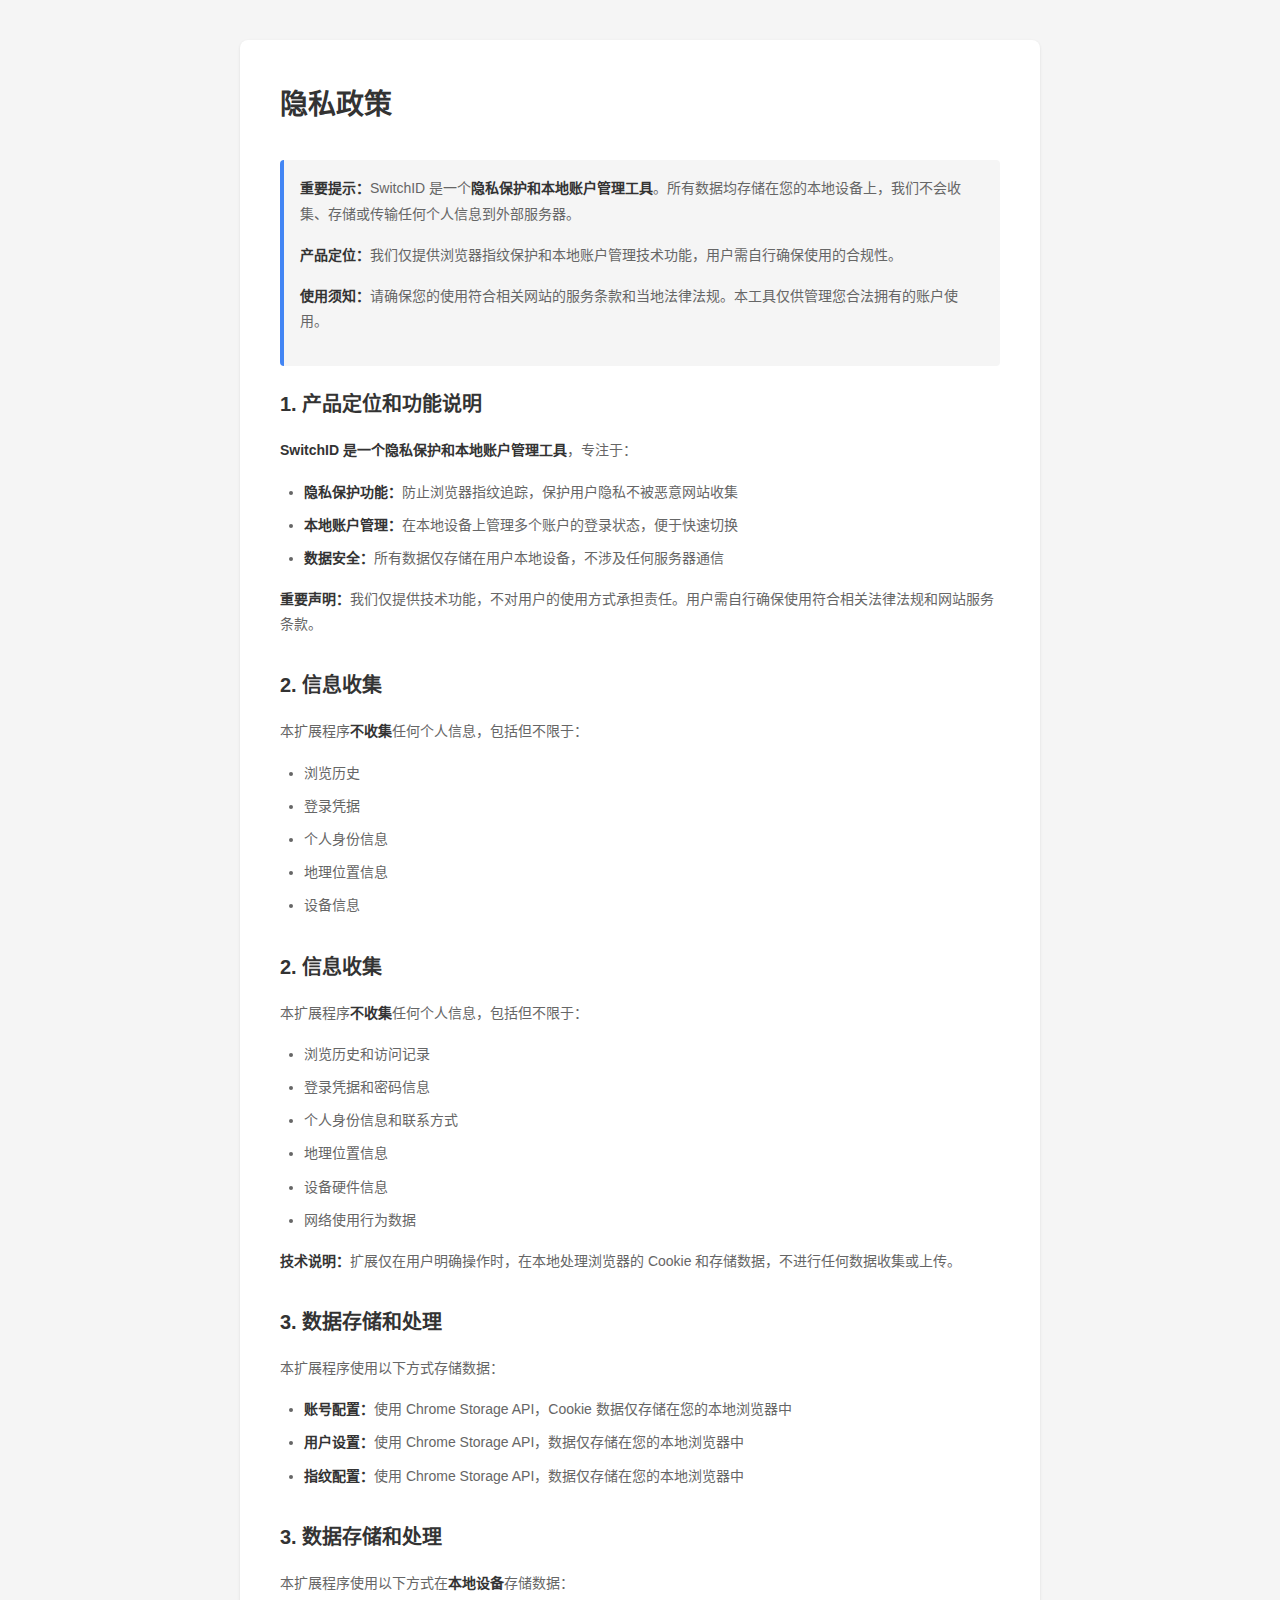
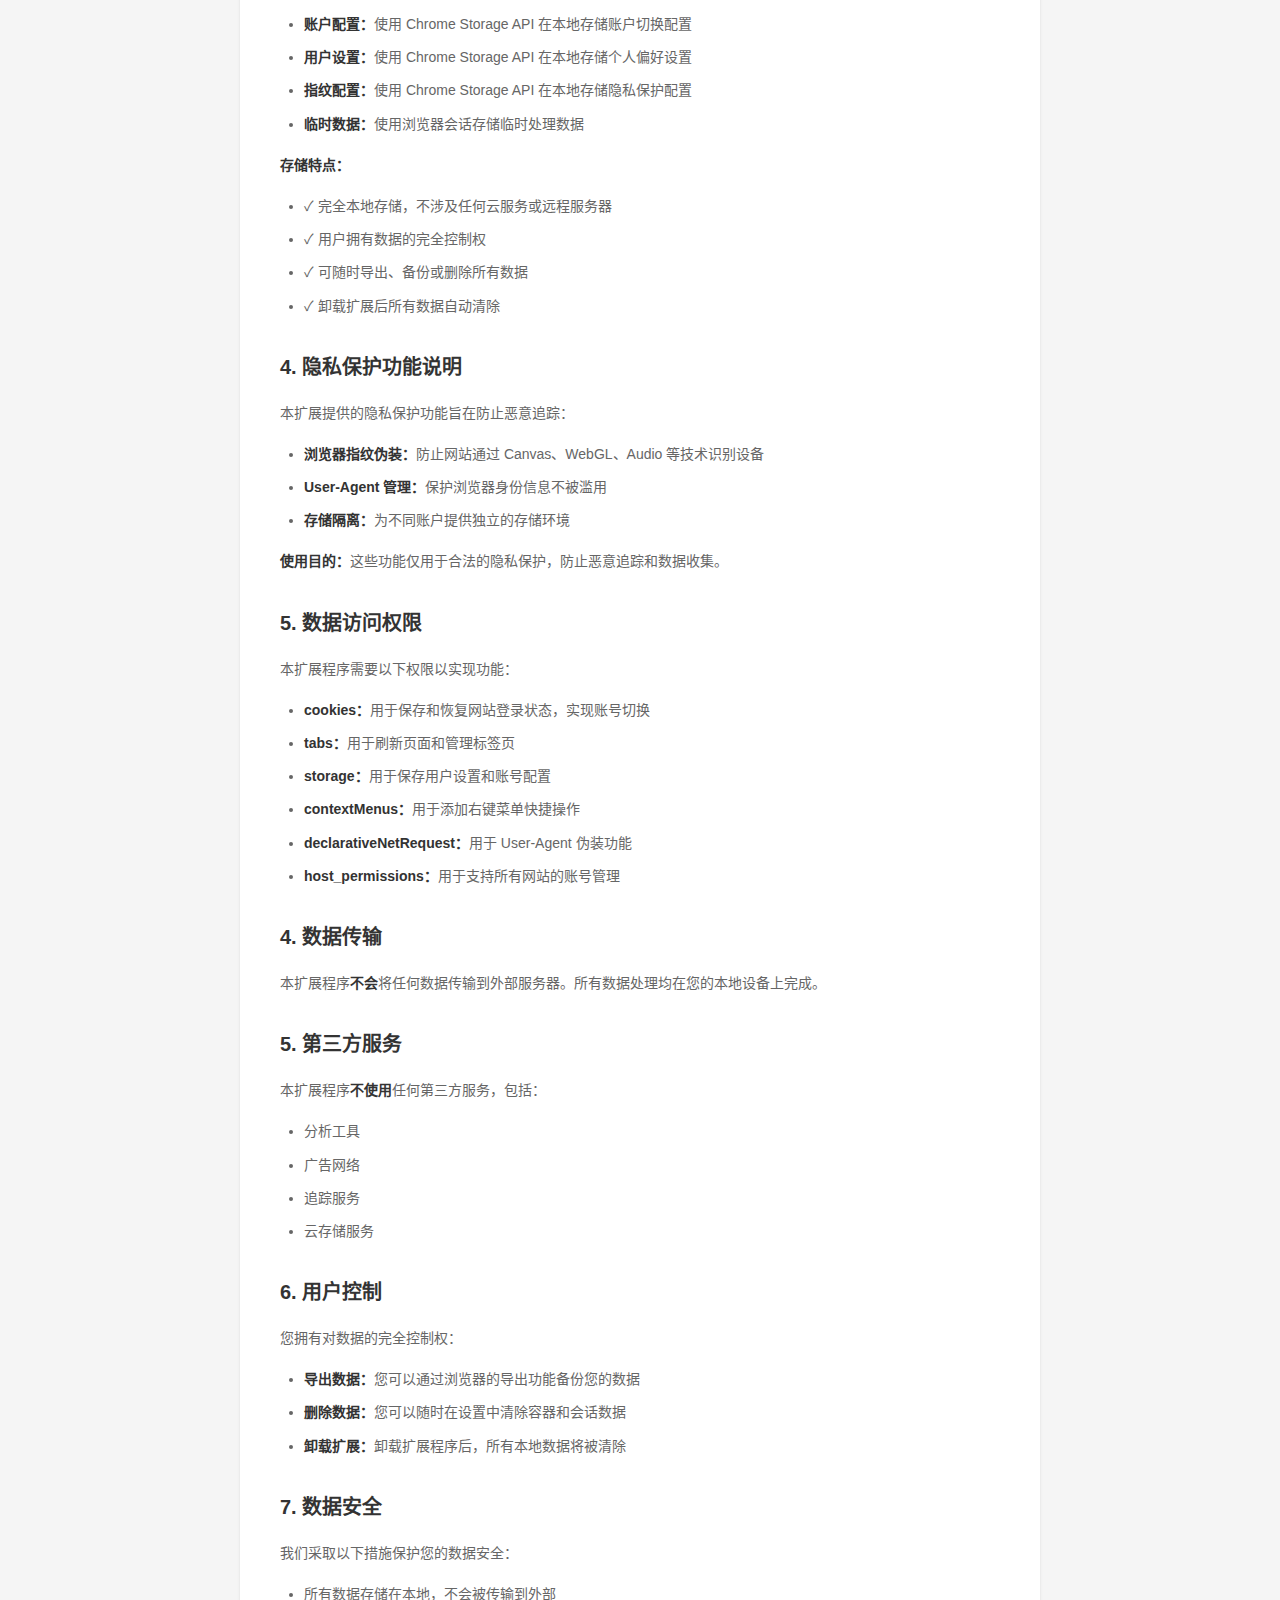
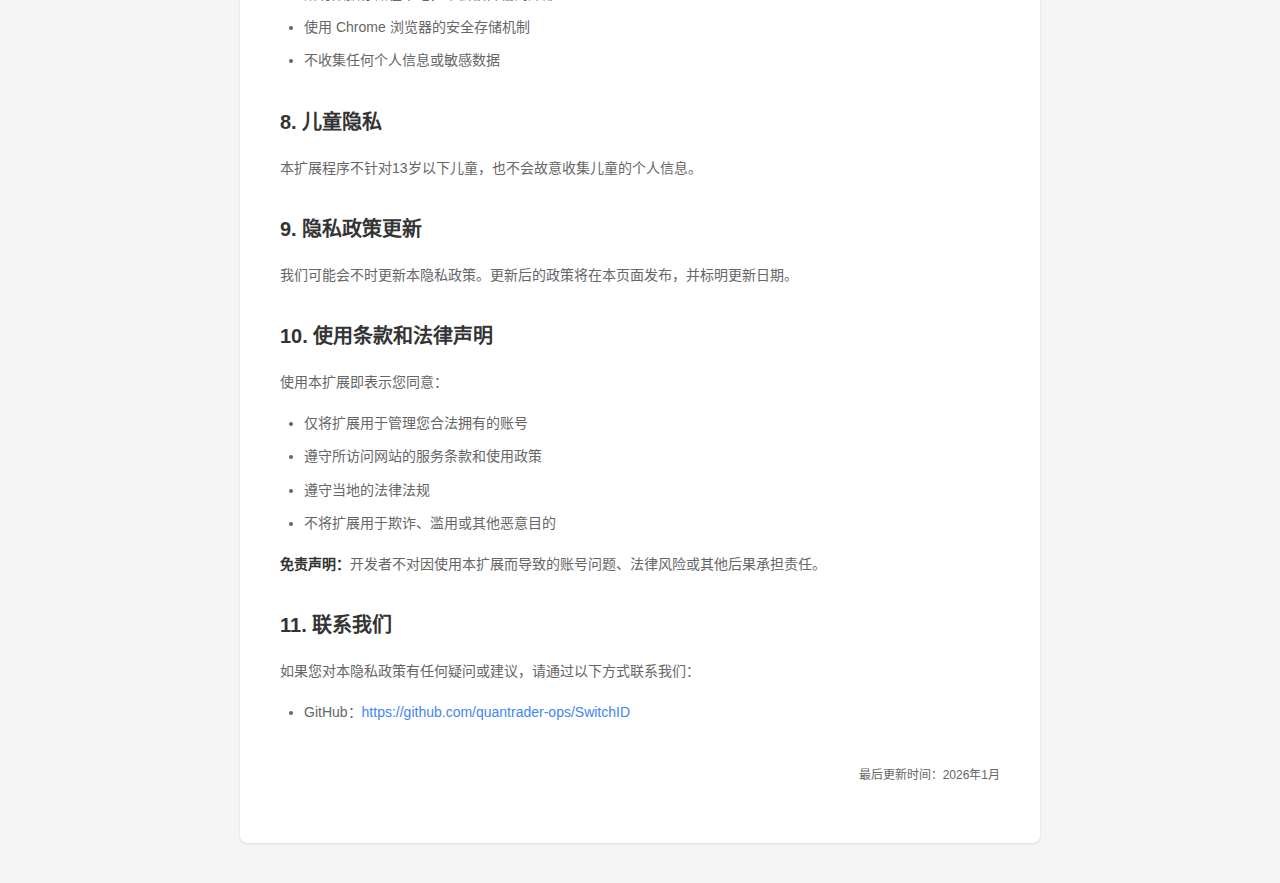
<file: src/privacy.html>
<!DOCTYPE html>
<html lang="zh-CN">
<head>
  <meta charset="UTF-8">
  <meta name="viewport" content="width=device-width, initial-scale=1.0">
  <title>隐私政策 - 多账号管理助手</title>
  <style>
    * {
      margin: 0;
      padding: 0;
      box-sizing: border-box;
    }

    :root {
      --text-primary: #333333;
      --text-secondary: #666666;
      --border-color: #E0E0E0;
      --bg-primary: #FFFFFF;
      --bg-secondary: #F5F5F5;
      --primary-color: #4285F4;
      --border-radius: 8px;
    }

    [data-theme="dark"] {
      --text-primary: #E8EAED;
      --text-secondary: #9AA0A6;
      --border-color: #3C4043;
      --bg-primary: #202124;
      --bg-secondary: #292A2D;
    }

    body {
      font-family: -apple-system, BlinkMacSystemFont, 'Segoe UI', Roboto, 'Helvetica Neue', Arial, sans-serif;
      font-size: 14px;
      color: var(--text-primary);
      background-color: var(--bg-secondary);
      line-height: 1.8;
      padding: 40px 20px;
    }

    .container {
      max-width: 800px;
      margin: 0 auto;
      background: var(--bg-primary);
      padding: 40px;
      border-radius: var(--border-radius);
      box-shadow: 0 1px 3px rgba(0, 0, 0, 0.1);
    }

    h1 {
      font-size: 28px;
      margin-bottom: 30px;
      color: var(--text-primary);
      font-weight: 600;
    }

    h2 {
      font-size: 20px;
      margin: 30px 0 16px;
      color: var(--text-primary);
      font-weight: 600;
    }

    h2:first-of-type {
      margin-top: 0;
    }

    h3 {
      font-size: 16px;
      margin: 20px 0 12px;
      color: var(--text-primary);
      font-weight: 600;
    }

    p {
      margin-bottom: 16px;
      color: var(--text-secondary);
    }

    ul {
      margin-bottom: 16px;
      padding-left: 24px;
      color: var(--text-secondary);
    }

    li {
      margin-bottom: 8px;
    }

    strong {
      color: var(--text-primary);
      font-weight: 600;
    }

    .highlight {
      background: var(--bg-secondary);
      padding: 16px;
      border-left: 4px solid var(--primary-color);
      margin: 20px 0;
      border-radius: 4px;
    }

    .last-updated {
      text-align: right;
      color: var(--text-secondary);
      margin-top: 40px;
      font-size: 12px;
    }

    a {
      color: var(--primary-color);
      text-decoration: none;
    }

    a:hover {
      text-decoration: underline;
    }
  </style>
</head>
<body>
  <div class="container">
    <h1>隐私政策</h1>

    <div class="highlight">
      <p><strong>重要提示：</strong>SwitchID 是一个<strong>隐私保护和本地账户管理工具</strong>。所有数据均存储在您的本地设备上，我们不会收集、存储或传输任何个人信息到外部服务器。</p>
      <p><strong>产品定位：</strong>我们仅提供浏览器指纹保护和本地账户管理技术功能，用户需自行确保使用的合规性。</p>
      <p><strong>使用须知：</strong>请确保您的使用符合相关网站的服务条款和当地法律法规。本工具仅供管理您合法拥有的账户使用。</p>
    </div>

    <h2>1. 产品定位和功能说明</h2>
    <p><strong>SwitchID 是一个隐私保护和本地账户管理工具</strong>，专注于：</p>
    <ul>
      <li><strong>隐私保护功能：</strong>防止浏览器指纹追踪，保护用户隐私不被恶意网站收集</li>
      <li><strong>本地账户管理：</strong>在本地设备上管理多个账户的登录状态，便于快速切换</li>
      <li><strong>数据安全：</strong>所有数据仅存储在用户本地设备，不涉及任何服务器通信</li>
    </ul>
    <p><strong>重要声明：</strong>我们仅提供技术功能，不对用户的使用方式承担责任。用户需自行确保使用符合相关法律法规和网站服务条款。</p>

    <h2>2. 信息收集</h2>
    <p>本扩展程序<strong>不收集</strong>任何个人信息，包括但不限于：</p>
    <ul>
      <li>浏览历史</li>
      <li>登录凭据</li>
      <li>个人身份信息</li>
      <li>地理位置信息</li>
      <li>设备信息</li>
    </ul>

    <h2>2. 信息收集</h2>
    <p>本扩展程序<strong>不收集</strong>任何个人信息，包括但不限于：</p>
    <ul>
      <li>浏览历史和访问记录</li>
      <li>登录凭据和密码信息</li>
      <li>个人身份信息和联系方式</li>
      <li>地理位置信息</li>
      <li>设备硬件信息</li>
      <li>网络使用行为数据</li>
    </ul>
    <p><strong>技术说明：</strong>扩展仅在用户明确操作时，在本地处理浏览器的 Cookie 和存储数据，不进行任何数据收集或上传。</p>

    <h2>3. 数据存储和处理</h2>
    <p>本扩展程序使用以下方式存储数据：</p>
    <ul>
      <li><strong>账号配置：</strong>使用 Chrome Storage API，Cookie 数据仅存储在您的本地浏览器中</li>
      <li><strong>用户设置：</strong>使用 Chrome Storage API，数据仅存储在您的本地浏览器中</li>
      <li><strong>指纹配置：</strong>使用 Chrome Storage API，数据仅存储在您的本地浏览器中</li>
    </ul>

    <h2>3. 数据存储和处理</h2>
    <p>本扩展程序使用以下方式在<strong>本地设备</strong>存储数据：</p>
    <ul>
      <li><strong>账户配置：</strong>使用 Chrome Storage API 在本地存储账户切换配置</li>
      <li><strong>用户设置：</strong>使用 Chrome Storage API 在本地存储个人偏好设置</li>
      <li><strong>指纹配置：</strong>使用 Chrome Storage API 在本地存储隐私保护配置</li>
      <li><strong>临时数据：</strong>使用浏览器会话存储临时处理数据</li>
    </ul>
    <p><strong>存储特点：</strong></p>
    <ul>
      <li>✓ 完全本地存储，不涉及任何云服务或远程服务器</li>
      <li>✓ 用户拥有数据的完全控制权</li>
      <li>✓ 可随时导出、备份或删除所有数据</li>
      <li>✓ 卸载扩展后所有数据自动清除</li>
    </ul>

    <h2>4. 隐私保护功能说明</h2>
    <p>本扩展提供的隐私保护功能旨在防止恶意追踪：</p>
    <ul>
      <li><strong>浏览器指纹伪装：</strong>防止网站通过 Canvas、WebGL、Audio 等技术识别设备</li>
      <li><strong>User-Agent 管理：</strong>保护浏览器身份信息不被滥用</li>
      <li><strong>存储隔离：</strong>为不同账户提供独立的存储环境</li>
    </ul>
    <p><strong>使用目的：</strong>这些功能仅用于合法的隐私保护，防止恶意追踪和数据收集。</p>

    <h2>5. 数据访问权限</h2>
    <p>本扩展程序需要以下权限以实现功能：</p>
    <ul>
      <li><strong>cookies：</strong>用于保存和恢复网站登录状态，实现账号切换</li>
      <li><strong>tabs：</strong>用于刷新页面和管理标签页</li>
      <li><strong>storage：</strong>用于保存用户设置和账号配置</li>
      <li><strong>contextMenus：</strong>用于添加右键菜单快捷操作</li>
      <li><strong>declarativeNetRequest：</strong>用于 User-Agent 伪装功能</li>
      <li><strong>host_permissions：</strong>用于支持所有网站的账号管理</li>
    </ul>

    <h2>4. 数据传输</h2>
    <p>本扩展程序<strong>不会</strong>将任何数据传输到外部服务器。所有数据处理均在您的本地设备上完成。</p>

    <h2>5. 第三方服务</h2>
    <p>本扩展程序<strong>不使用</strong>任何第三方服务，包括：</p>
    <ul>
      <li>分析工具</li>
      <li>广告网络</li>
      <li>追踪服务</li>
      <li>云存储服务</li>
    </ul>

    <h2>6. 用户控制</h2>
    <p>您拥有对数据的完全控制权：</p>
    <ul>
      <li><strong>导出数据：</strong>您可以通过浏览器的导出功能备份您的数据</li>
      <li><strong>删除数据：</strong>您可以随时在设置中清除容器和会话数据</li>
      <li><strong>卸载扩展：</strong>卸载扩展程序后，所有本地数据将被清除</li>
    </ul>

    <h2>7. 数据安全</h2>
    <p>我们采取以下措施保护您的数据安全：</p>
    <ul>
      <li>所有数据存储在本地，不会被传输到外部</li>
      <li>使用 Chrome 浏览器的安全存储机制</li>
      <li>不收集任何个人信息或敏感数据</li>
    </ul>

    <h2>8. 儿童隐私</h2>
    <p>本扩展程序不针对13岁以下儿童，也不会故意收集儿童的个人信息。</p>

    <h2>9. 隐私政策更新</h2>
    <p>我们可能会不时更新本隐私政策。更新后的政策将在本页面发布，并标明更新日期。</p>

    <h2>10. 使用条款和法律声明</h2>
    <p>使用本扩展即表示您同意：</p>
    <ul>
      <li>仅将扩展用于管理您合法拥有的账号</li>
      <li>遵守所访问网站的服务条款和使用政策</li>
      <li>遵守当地的法律法规</li>
      <li>不将扩展用于欺诈、滥用或其他恶意目的</li>
    </ul>
    <p><strong>免责声明：</strong>开发者不对因使用本扩展而导致的账号问题、法律风险或其他后果承担责任。</p>

    <h2>11. 联系我们</h2>
    <p>如果您对本隐私政策有任何疑问或建议，请通过以下方式联系我们：</p>
    <ul>
      <li>GitHub：<a href="https://github.com/quantrader-ops/SwitchID" target="_blank">https://github.com/quantrader-ops/SwitchID</a></li>
    </ul>

    <p class="last-updated">最后更新时间：2026年1月</p>
  </div>

  <script>
    // 应用保存的主题
    async function applySavedTheme() {
      try {
        const data = await chrome.storage.local.get(['settings']);
        const settings = data.settings || {};
        const theme = settings.theme || 'light';

        if (theme === 'dark') {
          document.documentElement.setAttribute('data-theme', 'dark');
        } else if (theme === 'auto') {
          if (window.matchMedia && window.matchMedia('(prefers-color-scheme: dark)').matches) {
            document.documentElement.setAttribute('data-theme', 'dark');
          }
        }
      } catch (error) {
        console.error('应用主题失败', error);
      }
    }

    document.addEventListener('DOMContentLoaded', applySavedTheme);
  </script>
</body>
</html>
</file>
<file: src/options/style.css>
/* 多账号管理助手 - 设置页面样式（专业版） */

* {
  margin: 0;
  padding: 0;
  box-sizing: border-box;
}

:root {
  --primary: #6366F1;
  --primary-light: #818CF8;
  --primary-dark: #4F46E5;
  --success: #10B981;
  --error: #EF4444;
  --warning: #F59E0B;
  
  --text-primary: #111827;
  --text-secondary: #6B7280;
  --text-tertiary: #9CA3AF;
  --text-inverse: #FFFFFF;
  
  --bg-primary: #FFFFFF;
  --bg-secondary: #F9FAFB;
  --bg-tertiary: #F3F4F6;
  --bg-sidebar: #1F2937;
  
  --border: #E5E7EB;
  --border-light: #F3F4F6;
  
  --shadow: 0 1px 3px rgba(0,0,0,0.1);
  --shadow-lg: 0 10px 15px -3px rgba(0,0,0,0.1);
  
  --radius: 10px;
  --radius-lg: 14px;
}

[data-theme="dark"] {
  --text-primary: #F9FAFB;
  --text-secondary: #D1D5DB;
  --text-tertiary: #9CA3AF;
  
  --bg-primary: #111827;
  --bg-secondary: #1F2937;
  --bg-tertiary: #374151;
  --bg-sidebar: #0F172A;
  
  --border: #374151;
  --border-light: #4B5563;
  
  --shadow: 0 1px 3px rgba(0,0,0,0.4);
  --shadow-lg: 0 10px 15px -3px rgba(0,0,0,0.5);
}

/* 深色模式下的侧边栏 */
[data-theme="dark"] .sidebar {
  background: var(--bg-sidebar);
}

/* 深色模式下的卡片 */
[data-theme="dark"] .card {
  border: 1px solid var(--border);
}

/* 深色模式下的统计卡片图标背景 */
[data-theme="dark"] .stat-icon.blue {
  background: rgba(99, 102, 241, 0.2);
}

[data-theme="dark"] .stat-icon.green {
  background: rgba(16, 185, 129, 0.2);
}

[data-theme="dark"] .stat-icon.purple {
  background: rgba(147, 51, 234, 0.2);
}

/* 深色模式下的主题选择按钮 */
[data-theme="dark"] .theme-option.active {
  background: rgba(99, 102, 241, 0.2);
  border-color: var(--primary);
}

/* 深色模式下的输入框 */
[data-theme="dark"] .input:focus {
  box-shadow: 0 0 0 3px rgba(99, 102, 241, 0.3);
}

/* 深色模式下的模态框 */
[data-theme="dark"] .modal-backdrop {
  background: rgba(0,0,0,0.7);
}

/* 深色模式下的 Toast */
[data-theme="dark"] .toast {
  background: var(--bg-tertiary);
  color: var(--text-primary);
}

[data-theme="dark"] .toast.success {
  background: var(--success);
  color: white;
}

[data-theme="dark"] .toast.error {
  background: var(--error);
  color: white;
}

body {
  font-family: -apple-system, BlinkMacSystemFont, 'Segoe UI', 'PingFang SC', sans-serif;
  font-size: 14px;
  color: var(--text-primary);
  background: var(--bg-secondary);
  min-height: 100vh;
}

.app {
  display: flex;
  min-height: 100vh;
}

/* ==================== 侧边栏 ==================== */
.sidebar {
  width: 260px;
  background: var(--bg-sidebar);
  color: var(--text-inverse);
  padding: 24px 16px;
  display: flex;
  flex-direction: column;
  position: fixed;
  top: 0;
  left: 0;
  bottom: 0;
}

.sidebar-header {
  display: flex;
  align-items: center;
  gap: 12px;
  padding: 0 8px 24px;
  border-bottom: 1px solid rgba(255,255,255,0.1);
  margin-bottom: 24px;
}

.logo {
  width: 44px;
  height: 44px;
  background: linear-gradient(135deg, var(--primary) 0%, var(--primary-dark) 100%);
  border-radius: var(--radius);
  display: flex;
  align-items: center;
  justify-content: center;
}

.logo-text h1 {
  font-size: 15px;
  font-weight: 600;
  margin-bottom: 2px;
}

.version {
  font-size: 11px;
  opacity: 0.6;
}

.sidebar-nav {
  display: flex;
  flex-direction: column;
  gap: 4px;
}

.nav-item {
  display: flex;
  align-items: center;
  gap: 12px;
  padding: 12px 14px;
  border-radius: var(--radius);
  color: rgba(255,255,255,0.7);
  text-decoration: none;
  transition: all 0.2s;
}

.nav-item:hover {
  background: rgba(255,255,255,0.1);
  color: white;
}

.nav-item.active {
  background: var(--primary);
  color: white;
}

.nav-item svg {
  flex-shrink: 0;
}

/* ==================== 主内容区 ==================== */
.main {
  flex: 1;
  margin-left: 260px;
  padding: 32px 40px;
  max-width: 900px;
}

.section {
  display: none;
}

.section.active {
  display: block;
}

.section-header {
  margin-bottom: 28px;
}

.section-header h2 {
  font-size: 24px;
  font-weight: 600;
  margin-bottom: 6px;
}

.section-header p {
  color: var(--text-secondary);
}

/* ==================== 统计卡片 ==================== */
.stats-grid {
  display: grid;
  grid-template-columns: repeat(3, 1fr);
  gap: 16px;
  margin-bottom: 24px;
}

.stat-card {
  background: var(--bg-primary);
  border-radius: var(--radius-lg);
  padding: 20px;
  display: flex;
  align-items: center;
  gap: 16px;
  box-shadow: var(--shadow);
}

.stat-icon {
  width: 48px;
  height: 48px;
  border-radius: var(--radius);
  display: flex;
  align-items: center;
  justify-content: center;
}

.stat-icon.blue {
  background: #EEF2FF;
  color: var(--primary);
}

.stat-icon.green {
  background: #D1FAE5;
  color: var(--success);
}

.stat-icon.purple {
  background: #F3E8FF;
  color: #9333EA;
}

.stat-value {
  display: block;
  font-size: 28px;
  font-weight: 700;
  color: var(--text-primary);
}

.stat-label {
  font-size: 13px;
  color: var(--text-secondary);
}

/* ==================== 卡片 ==================== */
.card {
  background: var(--bg-primary);
  border-radius: var(--radius-lg);
  box-shadow: var(--shadow);
  margin-bottom: 20px;
  overflow: hidden;
}

.card.danger {
  border: 1px solid #FEE2E2;
}

.card-header {
  padding: 18px 24px;
  border-bottom: 1px solid var(--border-light);
}

.card-header h3 {
  font-size: 15px;
  font-weight: 600;
}

.card-body {
  padding: 20px 24px;
}

/* ==================== 配置列表 ==================== */
.profiles-grid {
  display: flex;
  flex-direction: column;
  gap: 12px;
}

.domain-card {
  background: var(--bg-secondary);
  border-radius: var(--radius);
  padding: 16px 20px;
}

.domain-header {
  display: flex;
  align-items: center;
  justify-content: space-between;
  margin-bottom: 12px;
}

.domain-name {
  display: flex;
  align-items: center;
  gap: 8px;
  font-weight: 500;
}

.domain-name svg {
  color: var(--text-tertiary);
}

.profile-count {
  font-size: 12px;
  color: var(--text-tertiary);
  background: var(--bg-tertiary);
  padding: 4px 10px;
  border-radius: 20px;
}

.profile-tags {
  display: flex;
  flex-wrap: wrap;
  gap: 8px;
}

.profile-tag {
  display: flex;
  align-items: center;
  gap: 8px;
  padding: 8px 12px;
  background: var(--bg-primary);
  border: 1px solid var(--border);
  border-radius: 20px;
  font-size: 13px;
}

.profile-tag-color {
  width: 10px;
  height: 10px;
  border-radius: 50%;
}

.profile-tag-delete {
  background: none;
  border: none;
  color: var(--text-tertiary);
  cursor: pointer;
  padding: 0;
  font-size: 16px;
  line-height: 1;
  transition: color 0.2s;
}

.profile-tag-delete:hover {
  color: var(--error);
}

/* ==================== 设置项 ==================== */
.setting-row, .action-row {
  display: flex;
  align-items: center;
  justify-content: space-between;
  padding: 16px 0;
  border-bottom: 1px solid var(--border-light);
}

.setting-row:last-child, .action-row:last-child {
  border-bottom: none;
  padding-bottom: 0;
}

.setting-row:first-child, .action-row:first-child {
  padding-top: 0;
}

.setting-info h4, .action-info h4 {
  font-size: 14px;
  font-weight: 500;
  margin-bottom: 4px;
}

.setting-info p, .action-info p {
  font-size: 13px;
  color: var(--text-secondary);
}

/* 主题切换器 */
.theme-switcher {
  display: flex;
  gap: 8px;
}

.theme-option {
  display: flex;
  align-items: center;
  gap: 8px;
  padding: 10px 16px;
  background: var(--bg-secondary);
  border: 2px solid var(--border);
  border-radius: var(--radius);
  color: var(--text-primary);
  font-size: 13px;
  cursor: pointer;
  transition: all 0.2s;
}

.theme-option:hover {
  border-color: var(--primary-light);
}

.theme-option.active {
  border-color: var(--primary);
  background: #EEF2FF;
}

/* 快捷键 */
.shortcut-row {
  display: flex;
  align-items: center;
  justify-content: space-between;
  padding: 12px 16px;
  background: var(--bg-secondary);
  border-radius: var(--radius);
  margin-bottom: 12px;
}

.shortcut-name {
  font-size: 13px;
}

.shortcut-key {
  background: var(--bg-primary);
  border: 1px solid var(--border);
  padding: 6px 12px;
  border-radius: 6px;
  font-family: monospace;
  font-size: 12px;
}

.shortcut-hint {
  display: flex;
  align-items: center;
  gap: 6px;
  font-size: 12px;
  color: var(--text-tertiary);
}

/* ==================== 按钮 ==================== */
.btn {
  display: inline-flex;
  align-items: center;
  justify-content: center;
  gap: 8px;
  padding: 10px 18px;
  border: none;
  border-radius: var(--radius);
  font-size: 14px;
  font-weight: 500;
  cursor: pointer;
  transition: all 0.2s;
}

.btn-secondary {
  background: var(--bg-tertiary);
  color: var(--text-primary);
}

.btn-secondary:hover {
  background: var(--border);
}

.btn-danger {
  background: var(--error);
  color: white;
}

.btn-danger:hover {
  background: #DC2626;
}

/* ==================== 帮助页面 ==================== */
.help-grid {
  display: grid;
  grid-template-columns: repeat(2, 1fr);
  gap: 16px;
  margin-bottom: 24px;
}

.help-card {
  background: var(--bg-primary);
  border-radius: var(--radius-lg);
  padding: 24px;
  box-shadow: var(--shadow);
}

.help-step {
  width: 32px;
  height: 32px;
  background: var(--primary);
  color: white;
  border-radius: 50%;
  display: flex;
  align-items: center;
  justify-content: center;
  font-weight: 600;
  margin-bottom: 12px;
}

.help-card h4 {
  font-size: 15px;
  font-weight: 600;
  margin-bottom: 8px;
}

.help-card p {
  font-size: 13px;
  color: var(--text-secondary);
  line-height: 1.6;
}

.help-note {
  font-size: 11px;
  color: var(--text-tertiary);
  margin-top: 8px;
  padding: 6px 10px;
  background: var(--bg-secondary);
  border-radius: 4px;
  border-left: 3px solid var(--primary);
}

/* 功能特性网格 */
.feature-grid {
  display: grid;
  grid-template-columns: repeat(auto-fit, minmax(250px, 1fr));
  gap: 16px;
  margin: 16px 0;
}

.feature-item {
  display: flex;
  align-items: flex-start;
  gap: 12px;
  padding: 16px;
  background: var(--bg-secondary);
  border-radius: var(--radius);
}

.feature-icon {
  font-size: 24px;
  flex-shrink: 0;
}

.feature-item h4 {
  font-size: 14px;
  font-weight: 600;
  margin-bottom: 4px;
  color: var(--text-primary);
}

.feature-item p {
  font-size: 12px;
  color: var(--text-secondary);
  line-height: 1.5;
}

/* 风险提示样式 */
.warning-card {
  border-left: 4px solid #FFC107;
  background: linear-gradient(135deg, #FFF3CD 0%, #FFEAA7 100%);
}

[data-theme="dark"] .warning-card {
  background: linear-gradient(135deg, #2D2A1F 0%, #3D3A2F 100%);
}

.risk-grid {
  display: grid;
  grid-template-columns: repeat(auto-fit, minmax(300px, 1fr));
  gap: 16px;
  margin: 16px 0;
}

.risk-item {
  padding: 16px;
  border-radius: var(--radius);
  border-left: 4px solid;
}

.risk-item.high-risk {
  border-left-color: #DC3545;
  background: #F8D7DA;
}

.risk-item.medium-risk {
  border-left-color: #FFC107;
  background: #FFF3CD;
}

[data-theme="dark"] .risk-item.high-risk {
  background: #2D1B1E;
}

[data-theme="dark"] .risk-item.medium-risk {
  background: #2D2A1F;
}

.risk-level {
  font-size: 12px;
  font-weight: 600;
  margin-bottom: 8px;
}

.risk-item h4 {
  font-size: 14px;
  font-weight: 600;
  margin-bottom: 8px;
  color: var(--text-primary);
}

.risk-item ul {
  font-size: 12px;
  color: var(--text-secondary);
  margin: 0;
  padding-left: 16px;
}

.risk-item li {
  margin-bottom: 4px;
  line-height: 1.4;
}

.risk-actions {
  display: flex;
  gap: 12px;
  margin-top: 16px;
  flex-wrap: wrap;
}

/* 场景样式 */
.scenario-grid {
  display: grid;
  grid-template-columns: repeat(auto-fit, minmax(280px, 1fr));
  gap: 16px;
  margin: 16px 0;
}

.scenario-item {
  padding: 16px;
  border-radius: var(--radius);
  border: 1px solid var(--border);
}

.scenario-item.safe {
  border-left: 4px solid #28A745;
  background: #D4EDDA;
}

.scenario-item.warning {
  border-left: 4px solid #FFC107;
  background: #FFF3CD;
}

.scenario-item.danger {
  border-left: 4px solid #DC3545;
  background: #F8D7DA;
}

[data-theme="dark"] .scenario-item.safe {
  background: #1E2F23;
}

[data-theme="dark"] .scenario-item.warning {
  background: #2D2A1F;
}

[data-theme="dark"] .scenario-item.danger {
  background: #2D1B1E;
}

.scenario-icon {
  font-size: 20px;
  margin-bottom: 8px;
  display: block;
}

.scenario-item h4 {
  font-size: 14px;
  font-weight: 600;
  margin-bottom: 8px;
  color: var(--text-primary);
}

.scenario-item ul {
  font-size: 12px;
  color: var(--text-secondary);
  margin: 0;
  padding-left: 16px;
}

.scenario-item li {
  margin-bottom: 4px;
  line-height: 1.4;
}

/* 技术网格 */
.tech-grid {
  display: grid;
  grid-template-columns: repeat(auto-fit, minmax(250px, 1fr));
  gap: 16px;
  margin: 16px 0;
}

.tech-item {
  padding: 16px;
  background: var(--bg-secondary);
  border-radius: var(--radius);
  border-left: 4px solid var(--primary);
}

.tech-item h4 {
  font-size: 14px;
  font-weight: 600;
  margin-bottom: 8px;
  color: var(--text-primary);
}

.tech-item p {
  font-size: 12px;
  color: var(--text-secondary);
  line-height: 1.5;
}

/* 资源链接 */
.resource-grid {
  display: grid;
  grid-template-columns: repeat(auto-fit, minmax(250px, 1fr));
  gap: 16px;
  margin: 16px 0;
}

.resource-link {
  display: flex;
  align-items: center;
  gap: 12px;
  padding: 16px;
  background: var(--bg-secondary);
  border-radius: var(--radius);
  text-decoration: none;
  color: inherit;
  border: 1px solid var(--border);
  transition: var(--transition);
}

.resource-link:hover {
  background: var(--bg-tertiary);
  border-color: var(--primary);
  transform: translateY(-2px);
}

.resource-icon {
  font-size: 24px;
  flex-shrink: 0;
}

.resource-link h4 {
  font-size: 14px;
  font-weight: 600;
  margin-bottom: 4px;
  color: var(--text-primary);
}

.resource-link p {
  font-size: 12px;
  color: var(--text-secondary);
  line-height: 1.4;
}

/* 信息框样式 */
.info-box {
  display: flex;
  align-items: flex-start;
  gap: 10px;
  padding: 12px 16px;
  background: #D1ECF1;
  border: 1px solid #BEE5EB;
  border-radius: var(--radius);
  font-size: 12px;
  color: #0C5460;
}

[data-theme="dark"] .info-box {
  background: #1B2F33;
  border-color: #2C5F66;
  color: #9FDBEF;
}

.info-box svg {
  flex-shrink: 0;
  margin-top: 2px;
}

/* FAQ */
.faq-item {
  padding: 16px 0;
  border-bottom: 1px solid var(--border-light);
}

.faq-item:last-child {
  border-bottom: none;
  padding-bottom: 0;
}

.faq-item:first-child {
  padding-top: 0;
}

.faq-item h4 {
  font-size: 14px;
  font-weight: 500;
  margin-bottom: 8px;
  color: var(--text-primary);
}

.faq-item p {
  font-size: 13px;
  color: var(--text-secondary);
  line-height: 1.6;
}

/* 关于 */
.about-row {
  display: flex;
  justify-content: space-between;
  padding: 12px 0;
  border-bottom: 1px solid var(--border-light);
  font-size: 13px;
}

.about-row:last-child {
  border-bottom: none;
}

.about-row span:first-child {
  color: var(--text-secondary);
}

/* ==================== 空状态 ==================== */
.empty-state {
  display: flex;
  flex-direction: column;
  align-items: center;
  padding: 48px 24px;
  text-align: center;
}

.empty-state svg {
  margin-bottom: 16px;
}

.empty-state h4 {
  font-size: 15px;
  font-weight: 600;
  margin-bottom: 8px;
}

.empty-state p {
  font-size: 13px;
  color: var(--text-secondary);
}

/* ==================== Toast ==================== */
.toast {
  position: fixed;
  bottom: 24px;
  right: 24px;
  padding: 14px 24px;
  background: var(--text-primary);
  color: var(--text-inverse);
  border-radius: var(--radius);
  font-size: 14px;
  box-shadow: var(--shadow-lg);
  opacity: 0;
  transform: translateY(20px);
  transition: all 0.3s;
  z-index: 1000;
}

.toast.show {
  opacity: 1;
  transform: translateY(0);
}

.toast.success {
  background: var(--success);
}

.toast.error {
  background: var(--error);
}

/* ==================== 模态框 ==================== */
.modal {
  position: fixed;
  top: 0;
  left: 0;
  right: 0;
  bottom: 0;
  z-index: 1000;
  display: flex;
  align-items: center;
  justify-content: center;
}

.modal-backdrop {
  position: absolute;
  top: 0;
  left: 0;
  right: 0;
  bottom: 0;
  background: rgba(0,0,0,0.5);
}

.modal-content {
  position: relative;
  width: 90%;
  max-width: 400px;
  background: var(--bg-primary);
  border-radius: var(--radius-lg);
  padding: 32px;
  text-align: center;
  box-shadow: var(--shadow-lg);
}

.modal-icon {
  font-size: 48px;
  margin-bottom: 16px;
}

.modal-content h3 {
  font-size: 18px;
  font-weight: 600;
  margin-bottom: 8px;
}

.modal-content p {
  font-size: 14px;
  color: var(--text-secondary);
  margin-bottom: 24px;
  line-height: 1.5;
}

.modal-actions {
  display: flex;
  gap: 12px;
  justify-content: center;
}

.modal-actions .btn {
  min-width: 100px;
}

/* ==================== 响应式 ==================== */
@media (max-width: 900px) {
  .sidebar {
    width: 200px;
  }
  
  .main {
    margin-left: 200px;
    padding: 24px;
  }
  
  .stats-grid {
    grid-template-columns: 1fr;
  }
  
  .help-grid {
    grid-template-columns: 1fr;
  }
}

@media (max-width: 600px) {
  .sidebar {
    display: none;
  }
  
  .main {
    margin-left: 0;
  }
}


/* ==================== 分组和规则 ==================== */
.card-header {
  display: flex;
  align-items: center;
  justify-content: space-between;
}

.btn-primary {
  background: var(--primary);
  color: white;
}

.btn-primary:hover {
  background: var(--primary-dark);
}

.btn-sm {
  padding: 8px 14px;
  font-size: 13px;
}

.groups-list, .rules-list {
  display: flex;
  flex-direction: column;
  gap: 10px;
}

.group-item, .rule-item {
  display: flex;
  align-items: center;
  padding: 14px 16px;
  background: var(--bg-secondary);
  border-radius: var(--radius);
  transition: all 0.2s;
}

.group-item:hover, .rule-item:hover {
  background: var(--bg-tertiary);
}

.group-color {
  width: 12px;
  height: 12px;
  border-radius: 50%;
  margin-right: 14px;
  flex-shrink: 0;
}

.group-info {
  flex: 1;
  min-width: 0;
}

.group-name {
  font-weight: 500;
  display: block;
  margin-bottom: 2px;
}

.group-count {
  font-size: 12px;
  color: var(--text-tertiary);
}

.group-actions, .rule-actions {
  display: flex;
  align-items: center;
  gap: 8px;
}

.btn-icon-sm {
  width: 32px;
  height: 32px;
  display: flex;
  align-items: center;
  justify-content: center;
  background: transparent;
  border: 1px solid var(--border);
  border-radius: 6px;
  color: var(--text-tertiary);
  cursor: pointer;
  transition: all 0.2s;
}

.btn-icon-sm:hover {
  background: var(--bg-primary);
  border-color: var(--primary);
  color: var(--primary);
}

.btn-delete-group:hover, .btn-delete-rule:hover {
  border-color: var(--error);
  color: var(--error);
}

/* 规则项 */
.rule-info {
  flex: 1;
  display: flex;
  align-items: center;
  gap: 10px;
  min-width: 0;
}

.rule-pattern {
  font-family: monospace;
  font-size: 13px;
  background: var(--bg-tertiary);
  padding: 4px 10px;
  border-radius: 4px;
}

.rule-arrow {
  color: var(--text-tertiary);
}

.rule-profile {
  font-size: 13px;
  color: var(--text-secondary);
  white-space: nowrap;
  overflow: hidden;
  text-overflow: ellipsis;
}

/* Toggle 开关 */
.toggle {
  position: relative;
  display: inline-block;
  width: 44px;
  height: 24px;
}

.toggle input {
  opacity: 0;
  width: 0;
  height: 0;
}

.toggle-slider {
  position: absolute;
  cursor: pointer;
  top: 0;
  left: 0;
  right: 0;
  bottom: 0;
  background-color: var(--border);
  transition: 0.3s;
  border-radius: 24px;
}

.toggle-slider:before {
  position: absolute;
  content: "";
  height: 18px;
  width: 18px;
  left: 3px;
  bottom: 3px;
  background-color: white;
  transition: 0.3s;
  border-radius: 50%;
}

.toggle input:checked + .toggle-slider {
  background-color: var(--success);
}

.toggle input:checked + .toggle-slider:before {
  transform: translateX(20px);
}

/* 模态框表单 */
.modal-form {
  text-align: left;
}

.modal-form h3 {
  text-align: center;
  margin-bottom: 24px;
}

.form-group {
  margin-bottom: 18px;
}

.form-group label {
  display: block;
  font-size: 13px;
  font-weight: 500;
  color: var(--text-secondary);
  margin-bottom: 8px;
}

.input {
  width: 100%;
  padding: 12px 14px;
  border: 1px solid var(--border);
  border-radius: var(--radius);
  font-size: 14px;
  background: var(--bg-primary);
  color: var(--text-primary);
  transition: all 0.2s;
}

.input:focus {
  outline: none;
  border-color: var(--primary);
  box-shadow: 0 0 0 3px rgba(99, 102, 241, 0.1);
}

.input-hint {
  margin-top: 6px;
  font-size: 12px;
  color: var(--text-tertiary);
}

.colors {
  display: flex;
  gap: 8px;
}

.color-btn {
  width: 28px;
  height: 28px;
  border: 2px solid transparent;
  border-radius: 50%;
  cursor: pointer;
  transition: all 0.2s;
}

.color-btn:hover {
  transform: scale(1.1);
}

.color-btn.active {
  border-color: var(--text-primary);
  box-shadow: 0 0 0 2px var(--bg-primary);
}

/* 帮助文本 */
.help-text {
  font-size: 13px;
  color: var(--text-secondary);
  margin-bottom: 12px;
}

.help-list {
  list-style: none;
  padding: 0;
}

.help-list li {
  font-size: 13px;
  color: var(--text-secondary);
  padding: 6px 0;
  padding-left: 20px;
  position: relative;
}

.help-list li::before {
  content: "•";
  position: absolute;
  left: 6px;
  color: var(--primary);
}


/* ==================== 批量操作 ==================== */
.batch-actions {
  display: flex;
  align-items: center;
  gap: 12px;
}

#selected-count {
  font-size: 13px;
  color: var(--text-secondary);
}

.profile-tag.selectable {
  cursor: pointer;
  transition: all 0.2s;
}

.profile-tag.selectable:hover {
  border-color: var(--primary);
}

.profile-tag.selected {
  border-color: var(--primary);
  background: #EEF2FF;
}

.profile-checkbox {
  width: 16px;
  height: 16px;
  margin-right: 4px;
  cursor: pointer;
}

/* ==================== 高级设置 ==================== */
.warning-box {
  display: flex;
  align-items: flex-start;
  gap: 10px;
  padding: 12px 16px;
  background: #FEF3C7;
  border-radius: var(--radius);
  font-size: 13px;
  color: #92400E;
  margin-top: 16px;
}

.warning-box svg {
  flex-shrink: 0;
  margin-top: 2px;
}

.proxy-settings, .ua-settings {
  margin-top: 16px;
  padding-top: 16px;
  border-top: 1px solid var(--border-light);
}

.proxy-list {
  margin-top: 16px;
}

.ua-presets {
  margin-bottom: 20px;
}

.ua-presets h4 {
  font-size: 13px;
  font-weight: 500;
  color: var(--text-secondary);
  margin-bottom: 12px;
}

.ua-preset-list {
  display: flex;
  flex-wrap: wrap;
  gap: 8px;
}

.ua-preset {
  padding: 8px 14px;
  background: var(--bg-secondary);
  border: 1px solid var(--border);
  border-radius: 20px;
  font-size: 12px;
  color: var(--text-primary);
  cursor: pointer;
  transition: all 0.2s;
}

.ua-preset:hover {
  border-color: var(--primary);
  background: #EEF2FF;
}

/* ==================== 标签页管理 ==================== */
.tabs-overview {
  margin-top: 20px;
  padding-top: 20px;
  border-top: 1px solid var(--border-light);
}

.tabs-overview h4 {
  font-size: 14px;
  font-weight: 500;
  margin-bottom: 12px;
}

.tabs-list {
  max-height: 300px;
  overflow-y: auto;
}

.tab-domain-group {
  margin-bottom: 16px;
}

.tab-domain-header {
  display: flex;
  align-items: center;
  justify-content: space-between;
  padding: 8px 12px;
  background: var(--bg-tertiary);
  border-radius: var(--radius) var(--radius) 0 0;
}

.tab-domain-name {
  font-size: 13px;
  font-weight: 500;
}

.tab-count {
  font-size: 11px;
  color: var(--text-tertiary);
}

.tab-items {
  border: 1px solid var(--border-light);
  border-top: none;
  border-radius: 0 0 var(--radius) var(--radius);
}

.tab-item {
  display: flex;
  align-items: center;
  gap: 10px;
  padding: 10px 12px;
  border-bottom: 1px solid var(--border-light);
}

.tab-item:last-child {
  border-bottom: none;
}

.tab-favicon {
  width: 16px;
  height: 16px;
  flex-shrink: 0;
}

.tab-title {
  font-size: 13px;
  color: var(--text-secondary);
  white-space: nowrap;
  overflow: hidden;
  text-overflow: ellipsis;
}

.tab-more {
  padding: 8px 12px;
  font-size: 12px;
  color: var(--text-tertiary);
  text-align: center;
}

.loading-text, .empty-text, .error-text {
  font-size: 13px;
  color: var(--text-tertiary);
  text-align: center;
  padding: 20px;
}

.error-text {
  color: var(--error);
}

/* ==================== 深色模式适配 ==================== */
[data-theme="dark"] .warning-box {
  background: #422006;
  color: #FCD34D;
}

[data-theme="dark"] .profile-tag.selected {
  background: #312E81;
}

[data-theme="dark"] .ua-preset:hover {
  background: #312E81;
}


/* ==================== 表单行 ==================== */
.form-row {
  display: flex;
  gap: 16px;
}

.form-row .form-group {
  flex: 1;
}

/* Toast info 类型 */
.toast.info {
  background: var(--primary);
}

.toast.warning {
  background: var(--warning);
  color: #000;
}


/* ==================== 指纹保护设置 ==================== */
.fingerprint-items {
  display: grid;
  grid-template-columns: repeat(2, 1fr);
  gap: 8px;
}

.checkbox-item {
  display: flex;
  align-items: center;
  gap: 8px;
  padding: 8px 12px;
  background: var(--bg-tertiary);
  border-radius: 6px;
  cursor: pointer;
  transition: background 0.2s;
}

.checkbox-item:hover {
  background: var(--border);
}

.checkbox-item input[type="checkbox"] {
  width: 16px;
  height: 16px;
  accent-color: var(--primary);
}

.checkbox-item span {
  font-size: 13px;
  color: var(--text-primary);
}

/* ==================== 白名单列表 ==================== */
.whitelist-list {
  display: flex;
  flex-direction: column;
  gap: 8px;
}

.whitelist-item {
  display: flex;
  align-items: center;
  justify-content: space-between;
  padding: 10px 12px;
  background: var(--bg-tertiary);
  border-radius: 6px;
  border: 1px solid var(--border-light);
}

.whitelist-item .domain {
  font-size: 13px;
  font-weight: 500;
  color: var(--text-primary);
  font-family: 'Monaco', 'Menlo', monospace;
}

.whitelist-item .btn-remove {
  padding: 4px 8px;
  font-size: 12px;
  background: transparent;
  border: 1px solid var(--error);
  color: var(--error);
  border-radius: 4px;
  cursor: pointer;
  transition: all 0.2s;
}

.whitelist-item .btn-remove:hover {
  background: var(--error);
  color: white;
}

.empty-state-small {
  padding: 20px;
  text-align: center;
  color: var(--text-tertiary);
  font-size: 13px;
  background: var(--bg-tertiary);
  border-radius: 6px;
}

.preset-whitelist {
  border-top: 1px solid var(--border-light);
  padding-top: 16px;
}

.preset-buttons {
  display: flex;
  flex-wrap: wrap;
  gap: 8px;
}

.btn-xs {
  padding: 4px 10px;
  font-size: 12px;
}

.preset-btn {
  background: var(--bg-tertiary);
  border: 1px solid var(--border);
}

.preset-btn:hover {
  background: var(--primary);
  border-color: var(--primary);
  color: white;
}


/* 指纹分组样式 */
.fp-group {
  padding: 12px;
  background: var(--bg-tertiary);
  border-radius: 8px;
  border-left: 3px solid var(--border);
}

.fp-group:first-child {
  border-left-color: #10B981;
}

.fp-group:last-child {
  border-left-color: #6B7280;
}


/* ==================== 即将推出样式 ==================== */
.coming-soon-card {
  position: relative;
}

.badge-coming-soon {
  display: inline-flex;
  align-items: center;
  gap: 4px;
  padding: 4px 10px;
  background: linear-gradient(135deg, #6366F1, #8B5CF6);
  color: white;
  font-size: 11px;
  font-weight: 600;
  border-radius: 20px;
  animation: pulse-badge 2s ease-in-out infinite;
}

@keyframes pulse-badge {
  0%, 100% { opacity: 1; }
  50% { opacity: 0.8; }
}

.coming-soon-overlay {
  padding: 24px;
  background: linear-gradient(135deg, var(--bg-tertiary), var(--bg-secondary));
  border-radius: 8px;
  text-align: center;
  margin-bottom: 16px;
}

.coming-soon-content h4 {
  margin: 12px 0 8px;
  font-size: 16px;
  color: var(--text-primary);
}

.coming-soon-content p {
  font-size: 13px;
  color: var(--text-secondary);
  line-height: 1.6;
}

.proxy-preview {
  padding: 16px;
  background: var(--bg-tertiary);
  border-radius: 8px;
  border: 1px dashed var(--border);
}

.info-box {
  display: flex;
  align-items: flex-start;
  gap: 10px;
  padding: 12px 14px;
  background: rgba(99, 102, 241, 0.1);
  border-radius: 8px;
  font-size: 13px;
  color: var(--primary);
  border: 1px solid rgba(99, 102, 241, 0.2);
}

.info-box svg {
  flex-shrink: 0;
  margin-top: 2px;
  stroke: var(--primary);
}

[data-theme="dark"] .info-box {
  background: rgba(99, 102, 241, 0.15);
  border-color: rgba(99, 102, 241, 0.3);
}

/* ==================== 防关联最佳实践样式 ==================== */
.highlight-card {
  border: 1px solid var(--primary);
  background: linear-gradient(135deg, var(--bg-primary), rgba(99, 102, 241, 0.03));
}

.highlight-card .card-header h3 {
  color: var(--primary);
}

.best-practice-grid {
  display: grid;
  grid-template-columns: repeat(auto-fit, minmax(280px, 1fr));
  gap: 16px;
}

.practice-item {
  display: flex;
  gap: 12px;
  padding: 16px;
  background: var(--bg-tertiary);
  border-radius: 10px;
  border: 1px solid var(--border-light);
  transition: transform 0.2s, box-shadow 0.2s;
}

.practice-item:hover {
  transform: translateY(-2px);
  box-shadow: var(--shadow);
}

.practice-icon {
  width: 36px;
  height: 36px;
  display: flex;
  align-items: center;
  justify-content: center;
  font-size: 18px;
  border-radius: 8px;
  flex-shrink: 0;
}

.practice-icon.enabled {
  background: rgba(16, 185, 129, 0.15);
}

.practice-icon.manual {
  background: rgba(245, 158, 11, 0.15);
}

.practice-content h4 {
  font-size: 14px;
  font-weight: 600;
  color: var(--text-primary);
  margin-bottom: 4px;
}

.practice-content p {
  font-size: 12px;
  color: var(--text-secondary);
  line-height: 1.5;
  margin-bottom: 6px;
}

.practice-status {
  display: inline-block;
  font-size: 11px;
  color: var(--text-tertiary);
  background: var(--bg-secondary);
  padding: 2px 8px;
  border-radius: 10px;
}

/* ==================== 适用场景样式 ==================== */
.scenario-grid {
  display: grid;
  grid-template-columns: repeat(auto-fit, minmax(200px, 1fr));
  gap: 16px;
}

.scenario-item {
  padding: 20px;
  background: var(--bg-tertiary);
  border-radius: 10px;
  text-align: center;
  transition: transform 0.2s;
}

.scenario-item:hover {
  transform: translateY(-2px);
}

.scenario-icon {
  font-size: 32px;
  display: block;
  margin-bottom: 12px;
}

.scenario-item h4 {
  font-size: 14px;
  font-weight: 600;
  color: var(--text-primary);
  margin-bottom: 8px;
}

.scenario-item p {
  font-size: 12px;
  color: var(--text-secondary);
  line-height: 1.5;
}

/* 深色模式适配 */
[data-theme="dark"] .coming-soon-overlay {
  background: linear-gradient(135deg, var(--bg-tertiary), rgba(99, 102, 241, 0.1));
}

[data-theme="dark"] .highlight-card {
  background: linear-gradient(135deg, var(--bg-primary), rgba(99, 102, 241, 0.08));
}

[data-theme="dark"] .practice-item {
  background: var(--bg-tertiary);
  border-color: var(--border);
}

[data-theme="dark"] .scenario-item {
  background: var(--bg-tertiary);
}
</file>
